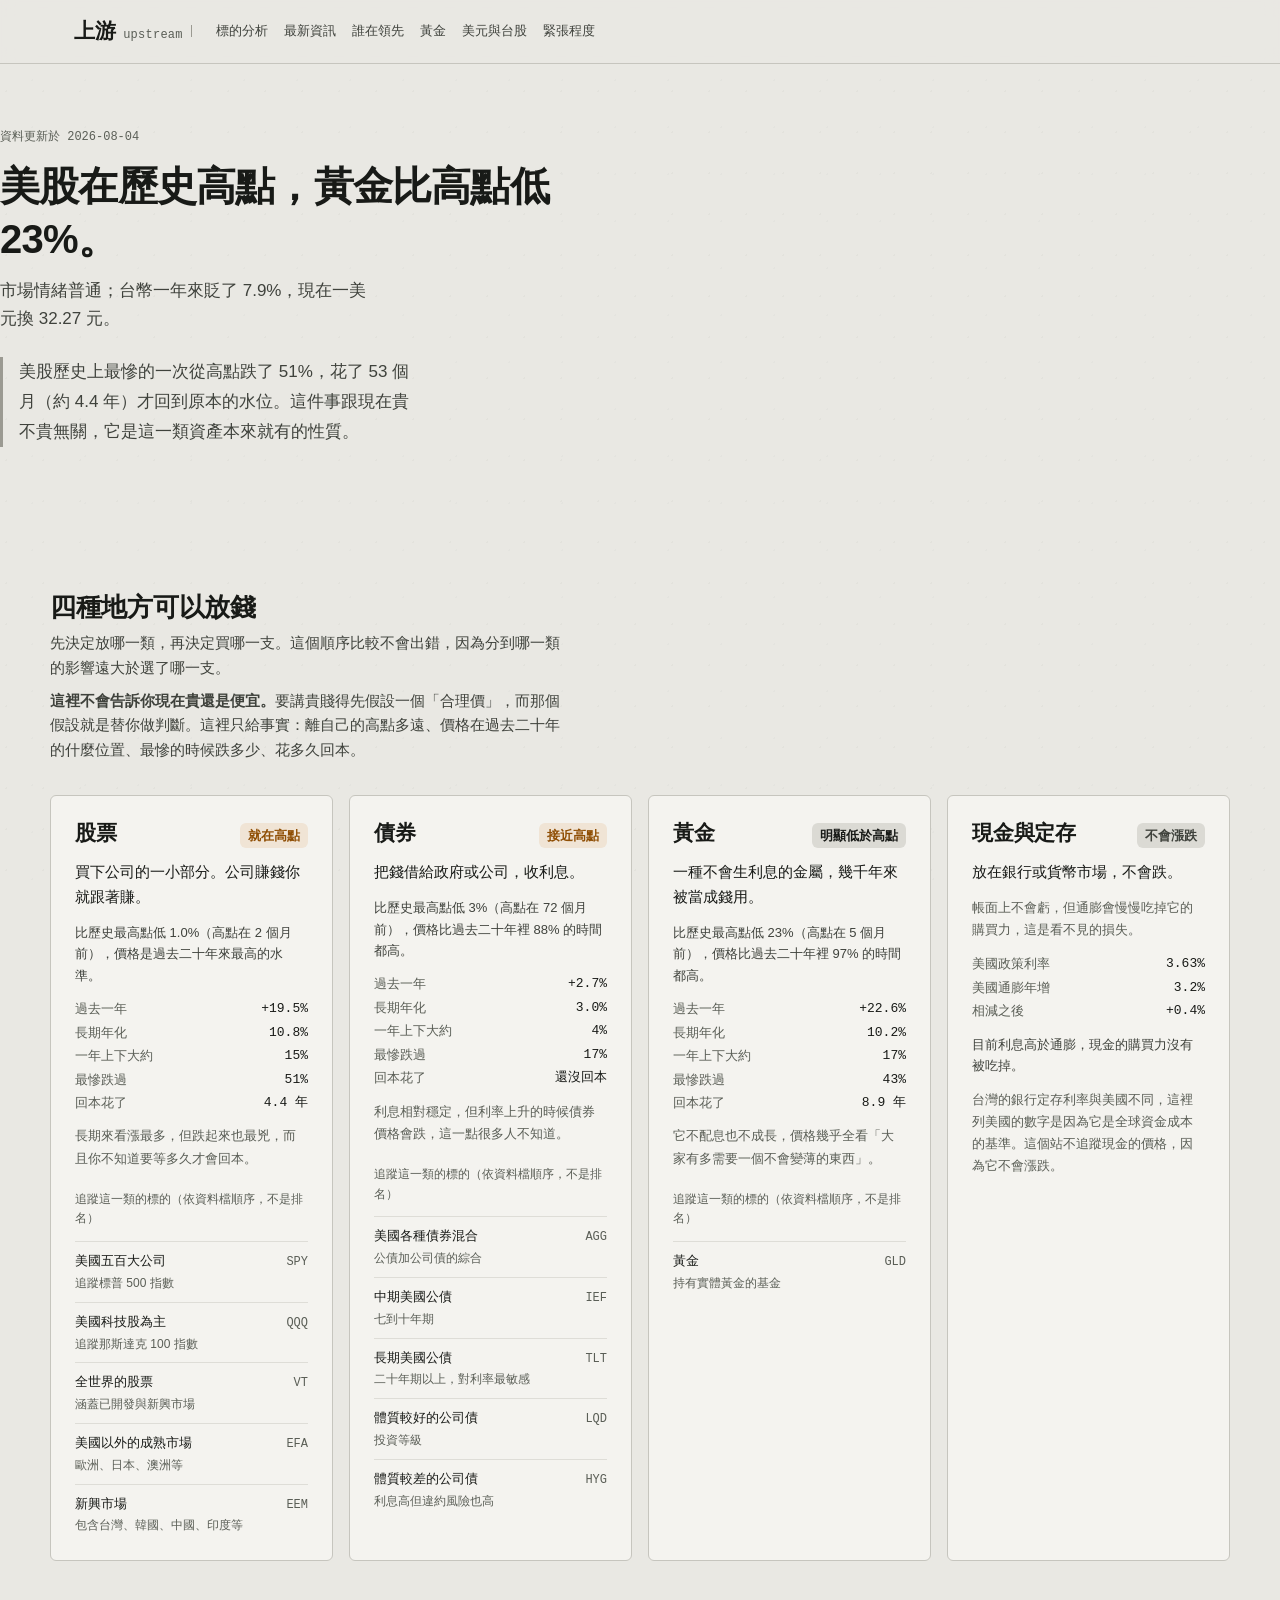
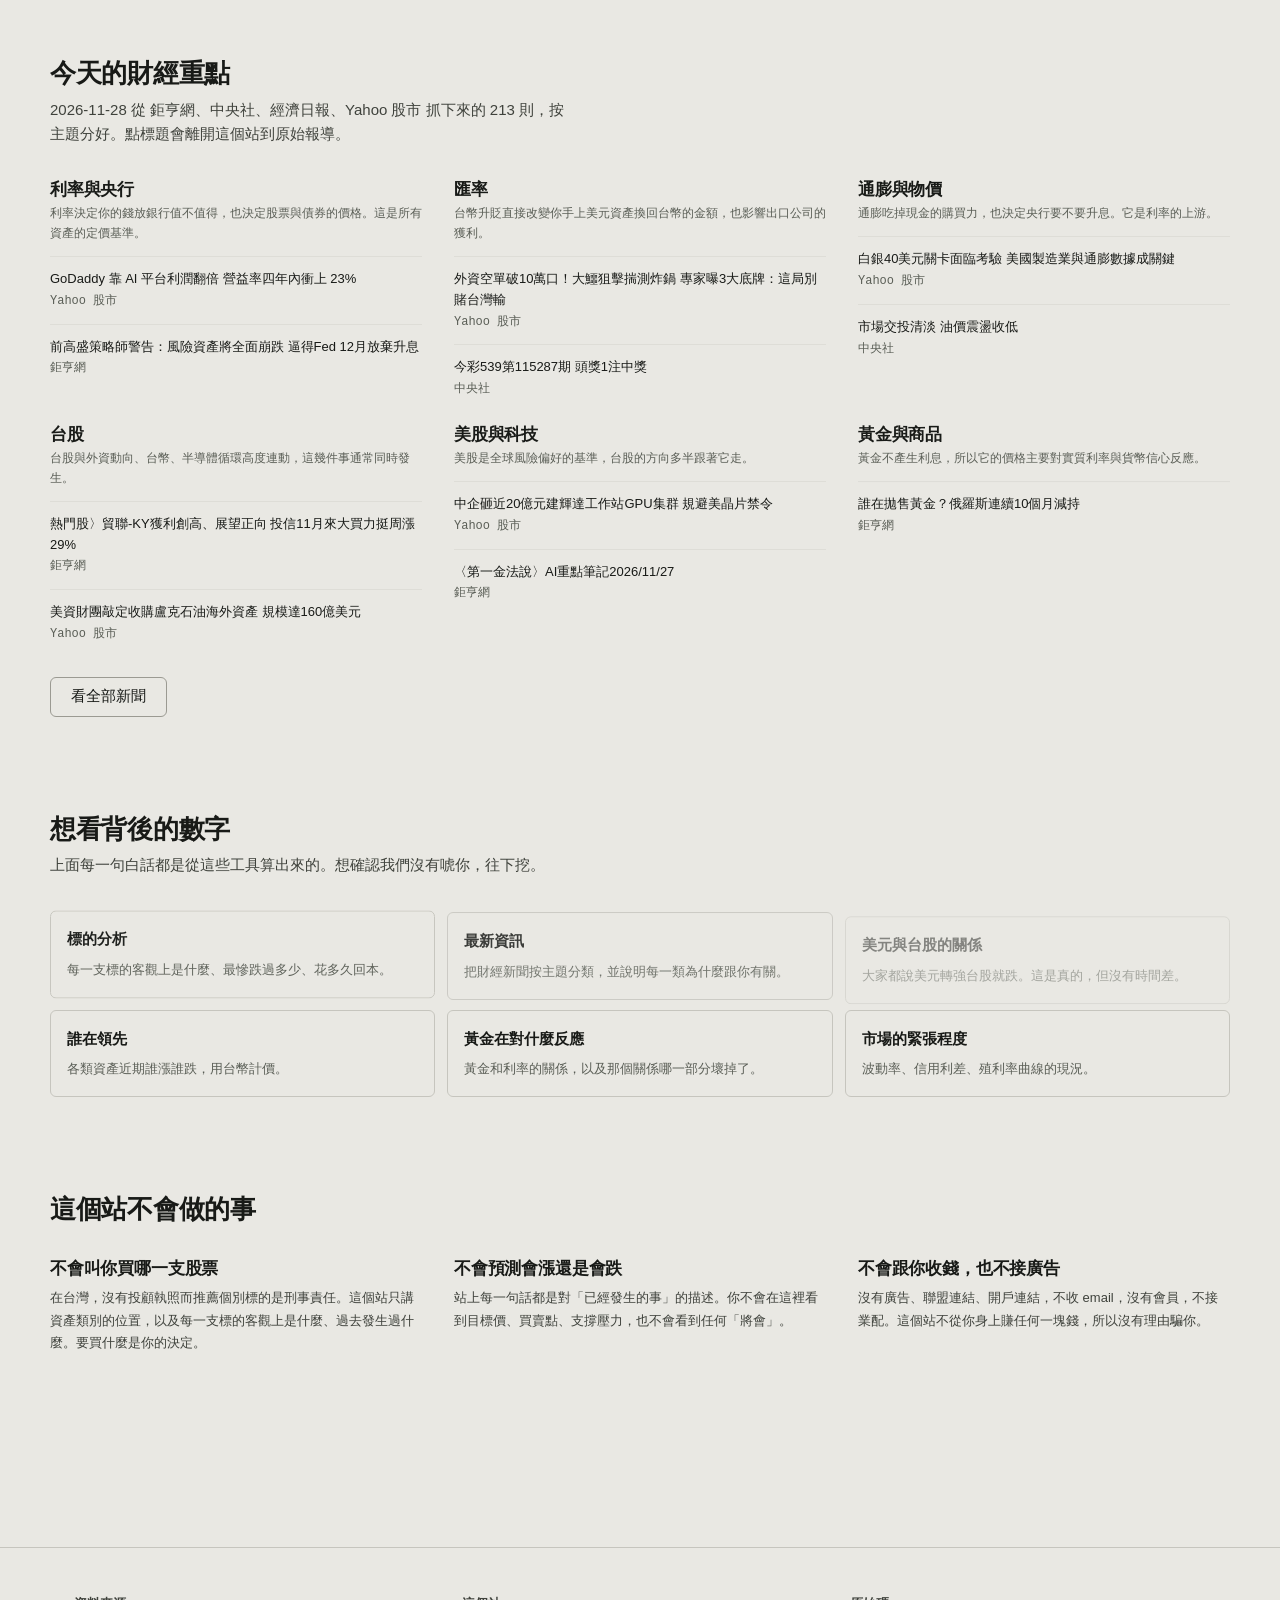
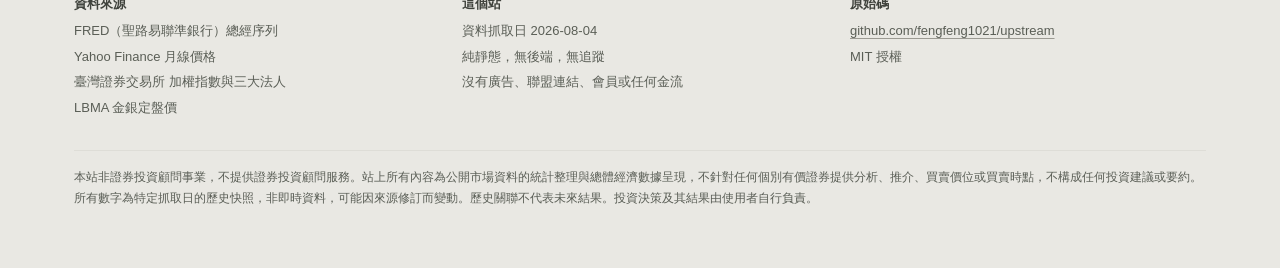
<file: index.html>
<!DOCTYPE html>
<html lang="zh-Hant-TW">
<head>
<meta charset="utf-8">
<meta name="viewport" content="width=device-width, initial-scale=1">
<title>上游 ／ 現在的市場，一頁看懂</title>
<meta name="description" content="用白話講清楚現在股票、債券、黃金、現金各在什麼位置，加上今天的財經重點。給新手看的，不需要任何背景知識。免費、無廣告、無追蹤。">
<link rel="icon" href="favicon.svg" type="image/svg+xml">
<link rel="stylesheet" href="assets/css/tokens.css">
<link rel="stylesheet" href="assets/css/base.css">
<link rel="stylesheet" href="assets/css/components.css">
<link rel="stylesheet" href="assets/css/app.css">
</head>
<body>
<a class="skip-link" href="#main">跳到主要內容</a>
<div id="masthead"></div>

<main id="main">
  <section class="wrap n-top">
    <p class="n-today" id="today"></p>
    <h1 class="n-headline" id="headline">讀取中</h1>
    <p class="n-subline" id="subline"></p>
    <p class="n-caution" id="caution"></p>
  </section>

  <section class="wrap u-sec">
    <div class="u-sec__head">
      <h2 class="u-sec__title">四種地方可以放錢</h2>
      <p class="u-sec__sub">先決定放哪一類，再決定買哪一支。這個順序比較不會出錯，因為分到哪一類的影響遠大於選了哪一支。</p>
      <p class="u-sec__sub"><strong>這裡不會告訴你現在貴還是便宜。</strong>要講貴賤得先假設一個「合理價」，而那個假設就是替你做判斷。這裡只給事實：離自己的高點多遠、價格在過去二十年的什麼位置、最慘的時候跌多少、花多久回本。</p>
    </div>
    <div class="n-cards" id="cards"></div>
  </section>

  <section class="wrap u-sec">
    <div class="u-sec__head">
      <h2 class="u-sec__title">今天的財經重點</h2>
      <p class="u-sec__sub" id="newsSub"></p>
    </div>
    <div class="n-news" id="news"></div>
    <a class="u-btn u-btn--ghost n-more" href="apps/news/">看全部新聞</a>
  </section>

  <section class="wrap u-sec">
    <div class="u-sec__head">
      <h2 class="u-sec__title">想看背後的數字</h2>
      <p class="u-sec__sub">上面每一句白話都是從這些工具算出來的。想確認我們沒有唬你，往下挖。</p>
    </div>
    <div class="n-tools" id="tools"></div>
  </section>

  <section class="wrap u-sec">
    <div class="u-sec__head">
      <h2 class="u-sec__title">這個站不會做的事</h2>
    </div>
    <div class="n-rules">
      <div class="n-rule">
        <h3>不會叫你買哪一支股票</h3>
        <p>在台灣，沒有投顧執照而推薦個別標的是刑事責任。這個站只講資產類別的位置，以及每一支標的客觀上是什麼、過去發生過什麼。要買什麼是你的決定。</p>
      </div>
      <div class="n-rule">
        <h3>不會預測會漲還是會跌</h3>
        <p>站上每一句話都是對「已經發生的事」的描述。你不會在這裡看到目標價、買賣點、支撐壓力，也不會看到任何「將會」。</p>
      </div>
      <div class="n-rule">
        <h3>不會跟你收錢，也不接廣告</h3>
        <p>沒有廣告、聯盟連結、開戶連結，不收 email，沒有會員，不接業配。這個站不從你身上賺任何一塊錢，所以沒有理由騙你。</p>
      </div>
    </div>
  </section>
</main>

<div id="foot"></div>

<script src="assets/js/vendor/gsap.min.js"></script>
<script src="assets/js/vendor/ScrollTrigger.min.js"></script>
<script type="module" src="assets/js/home.js"></script>
</body>
</html>
</file>
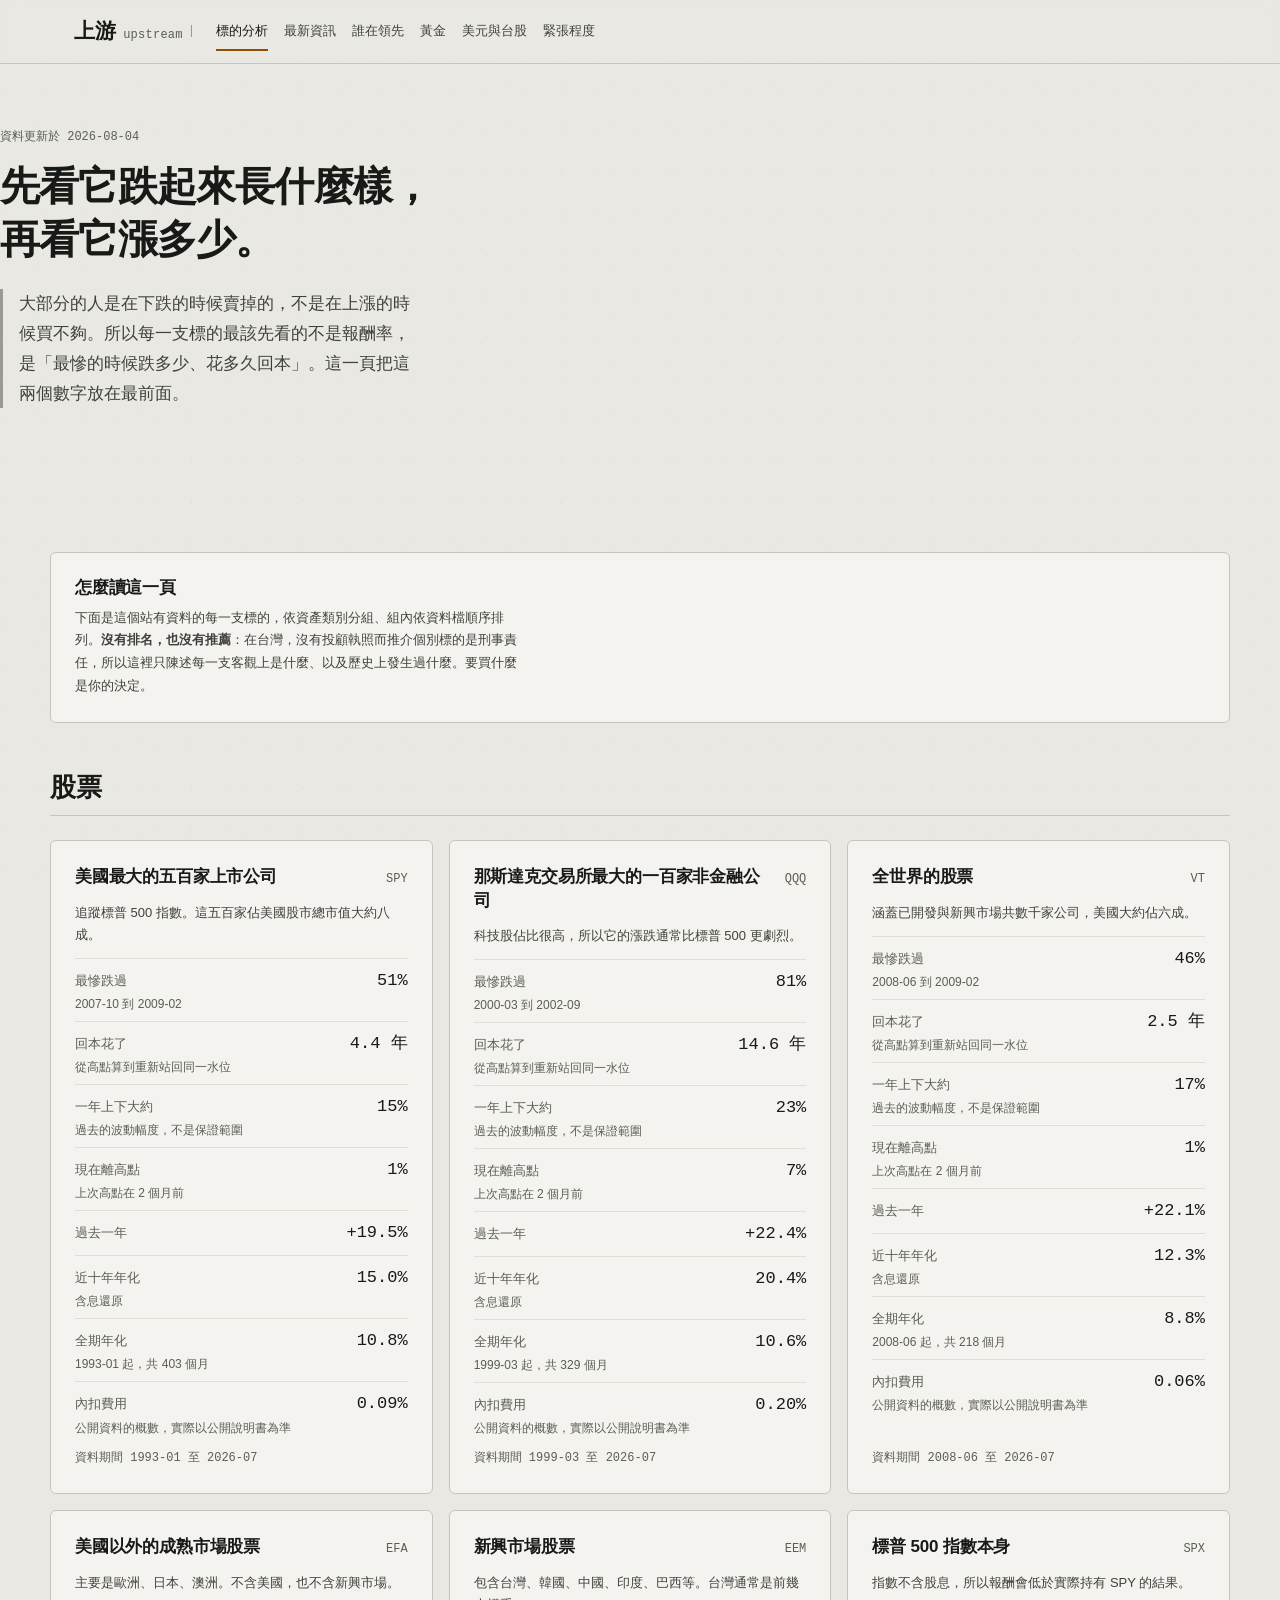
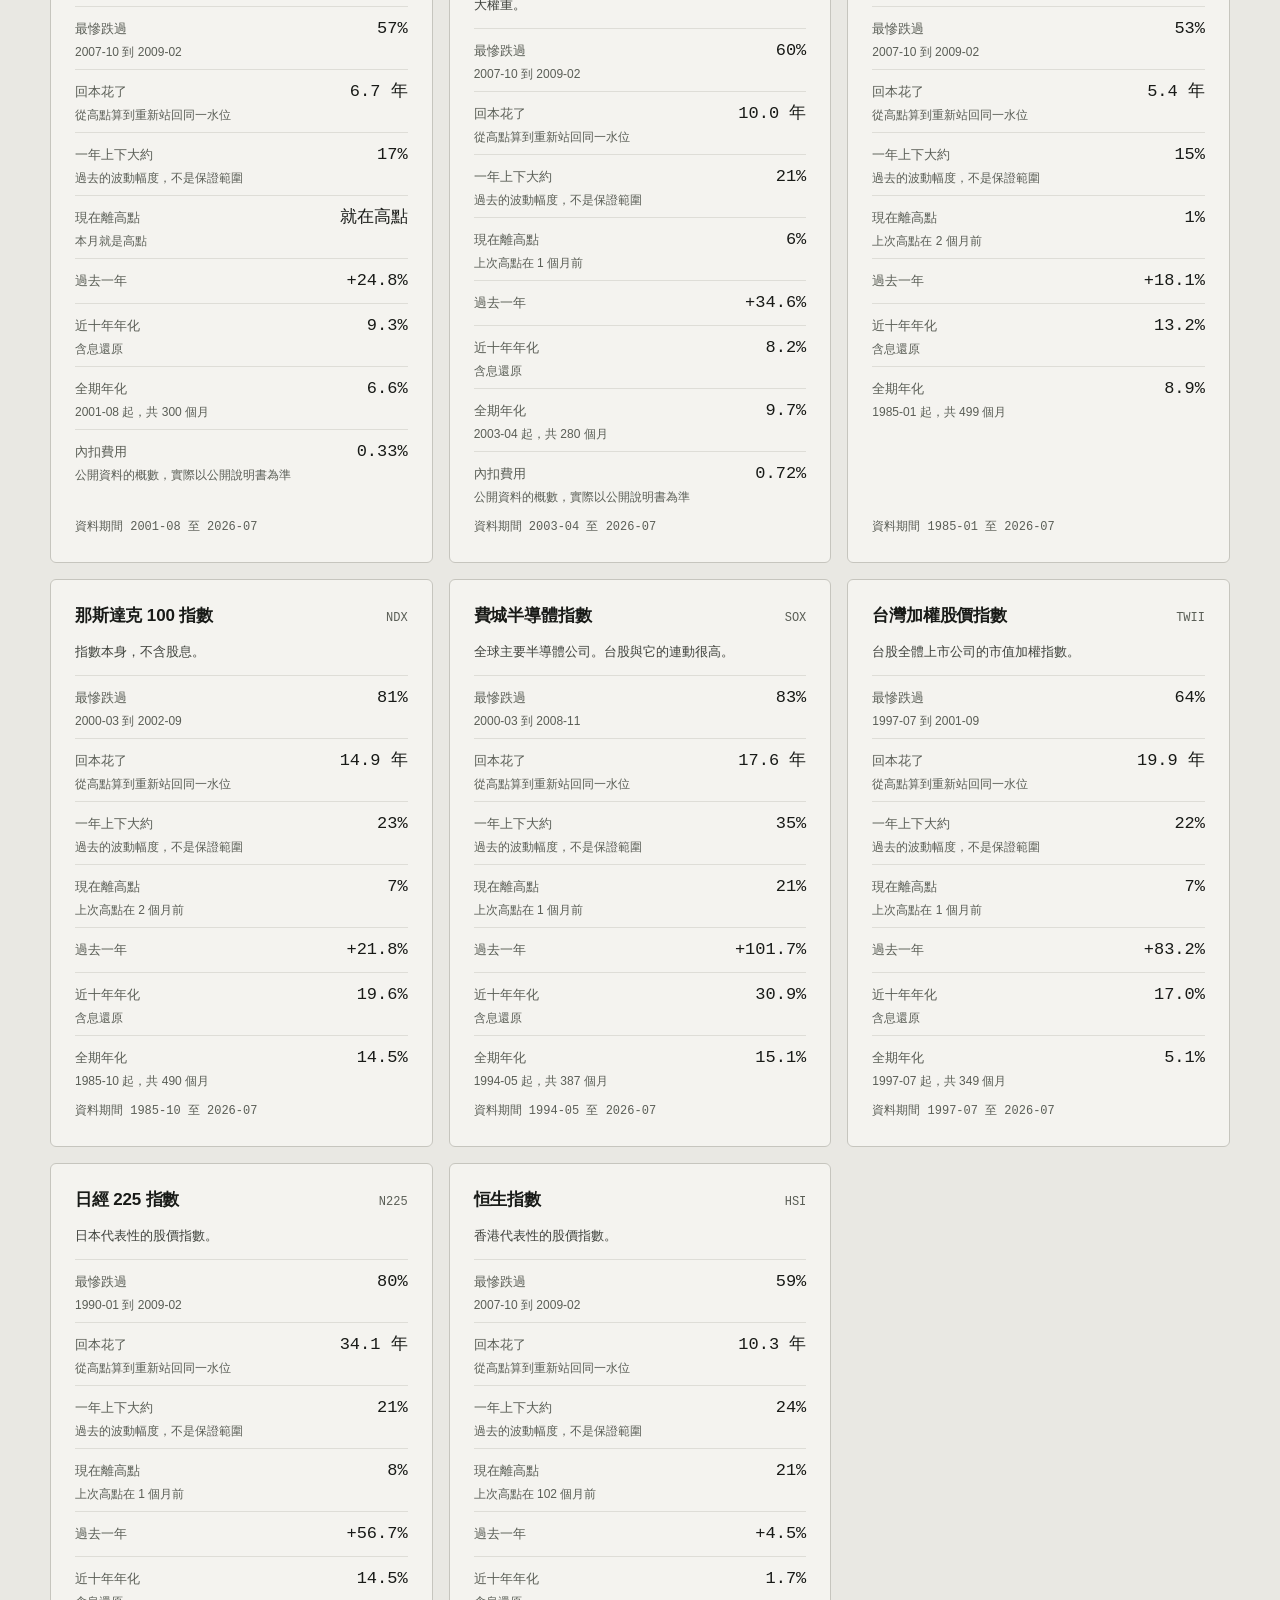
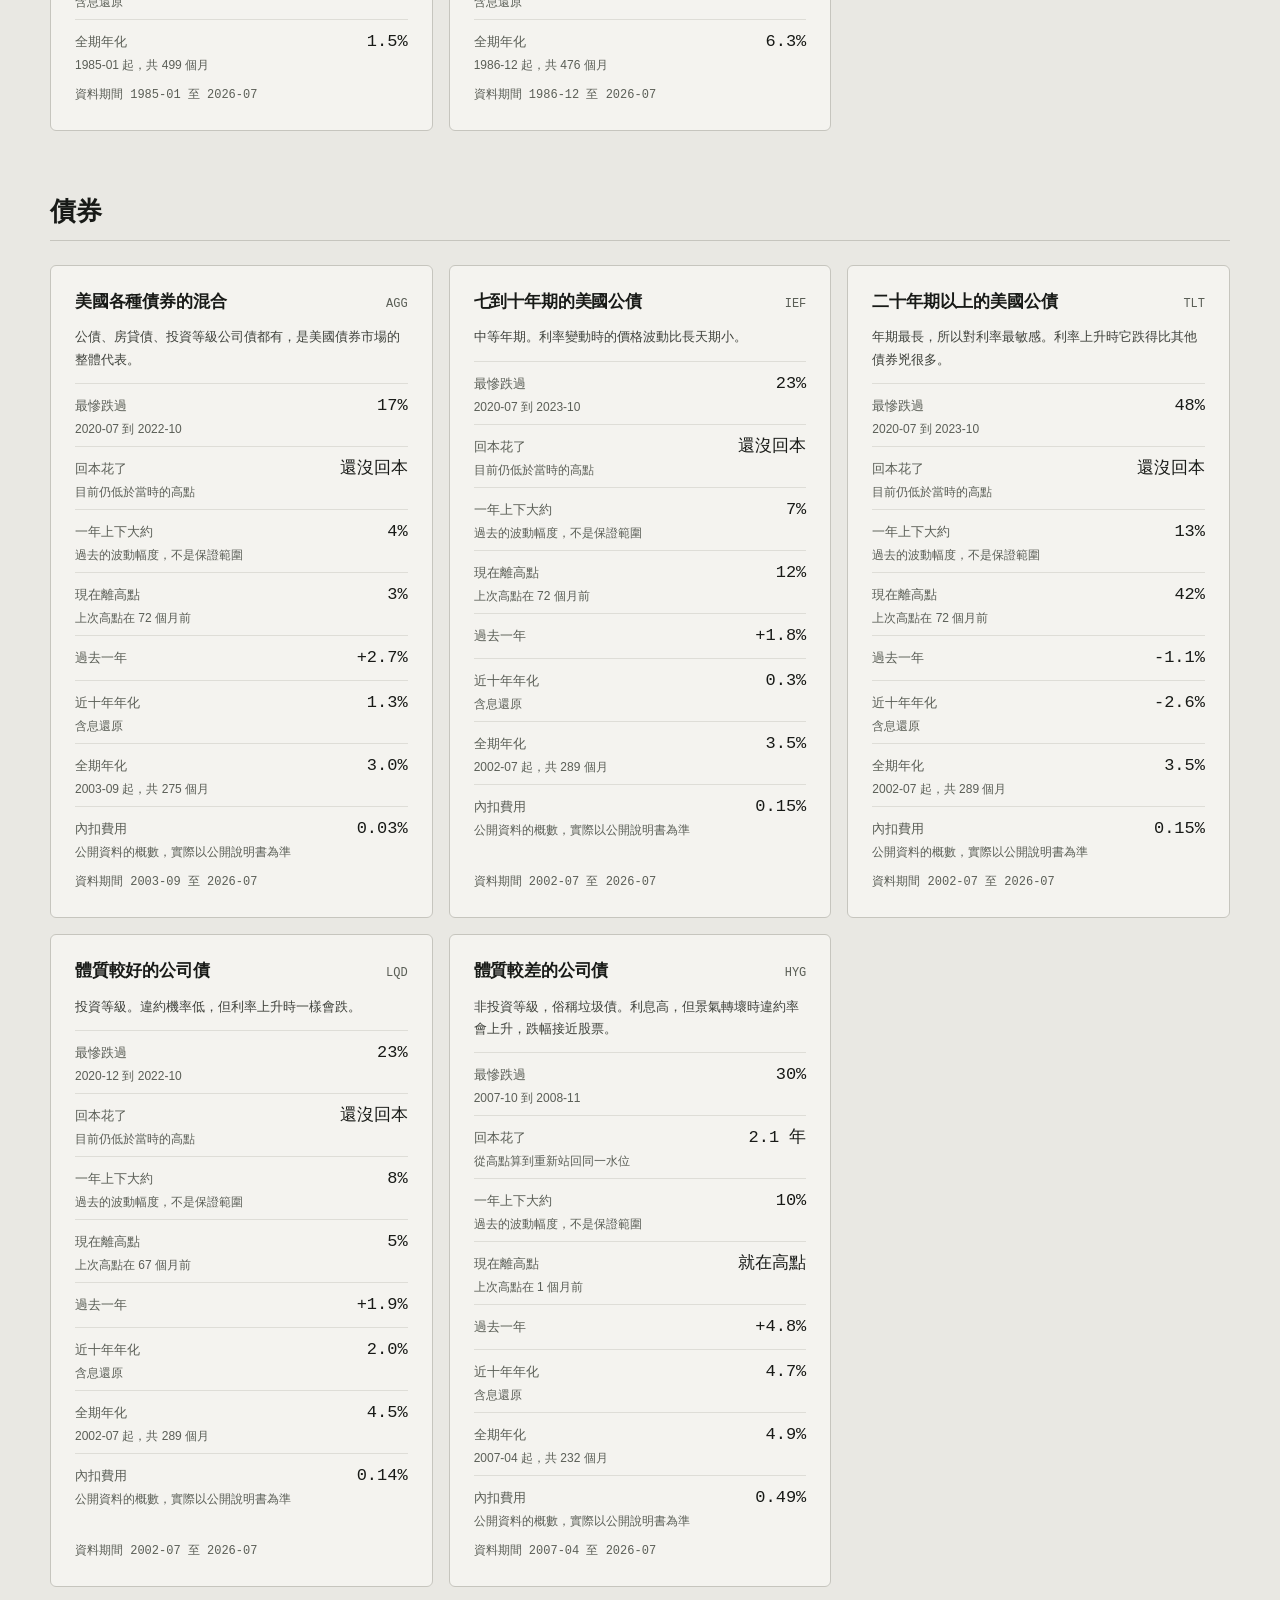
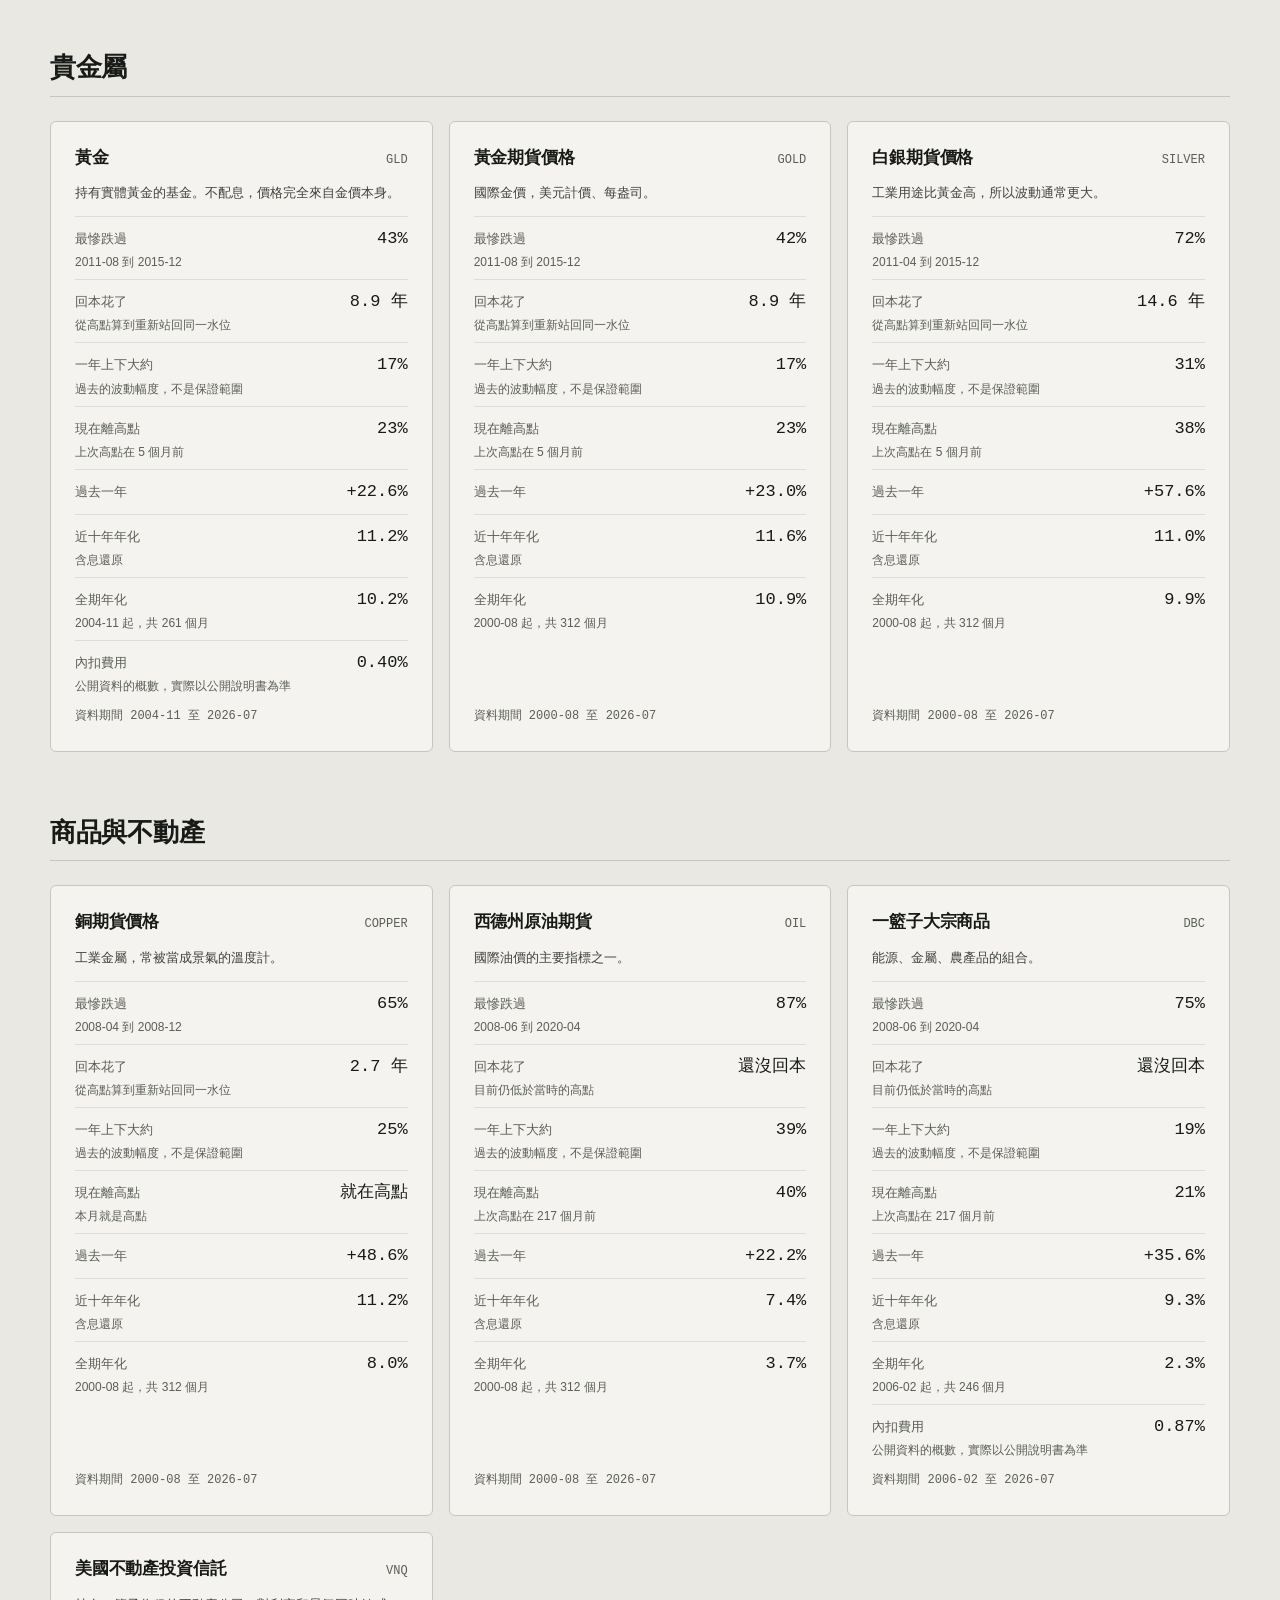
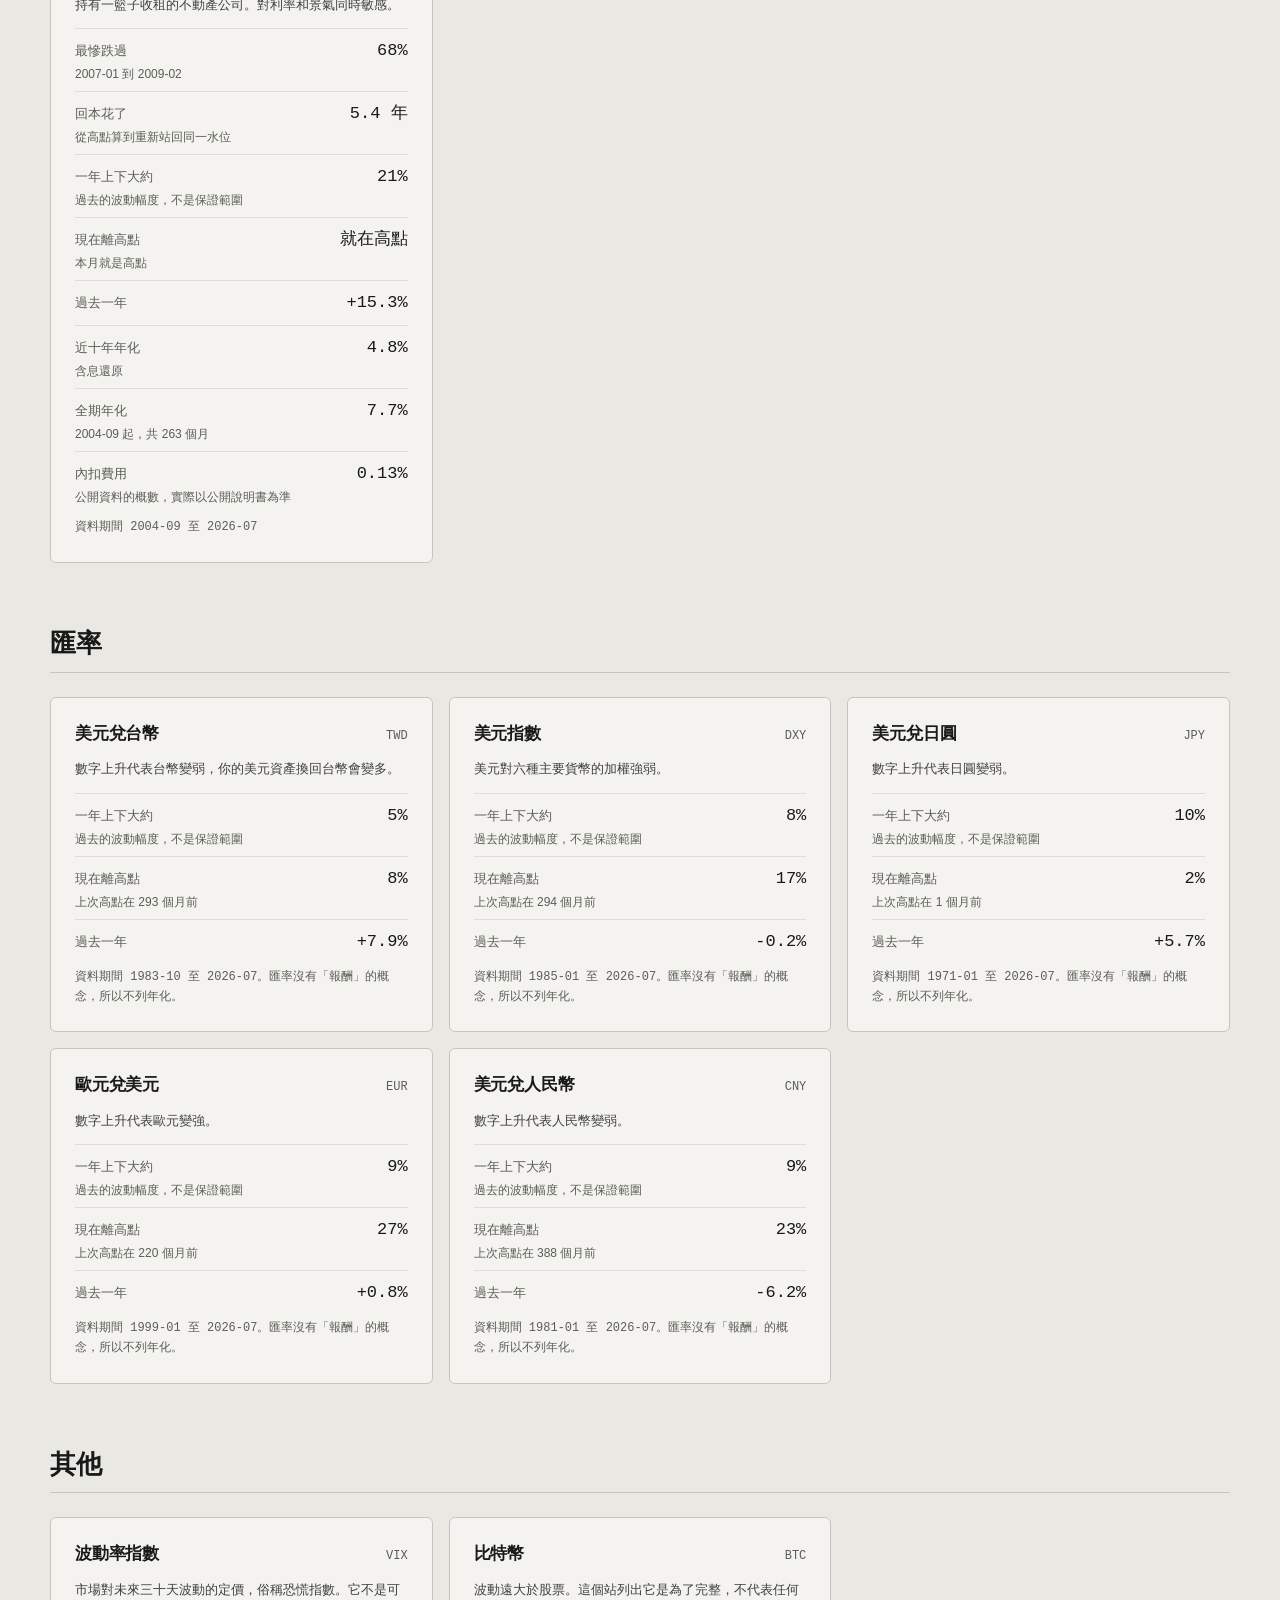
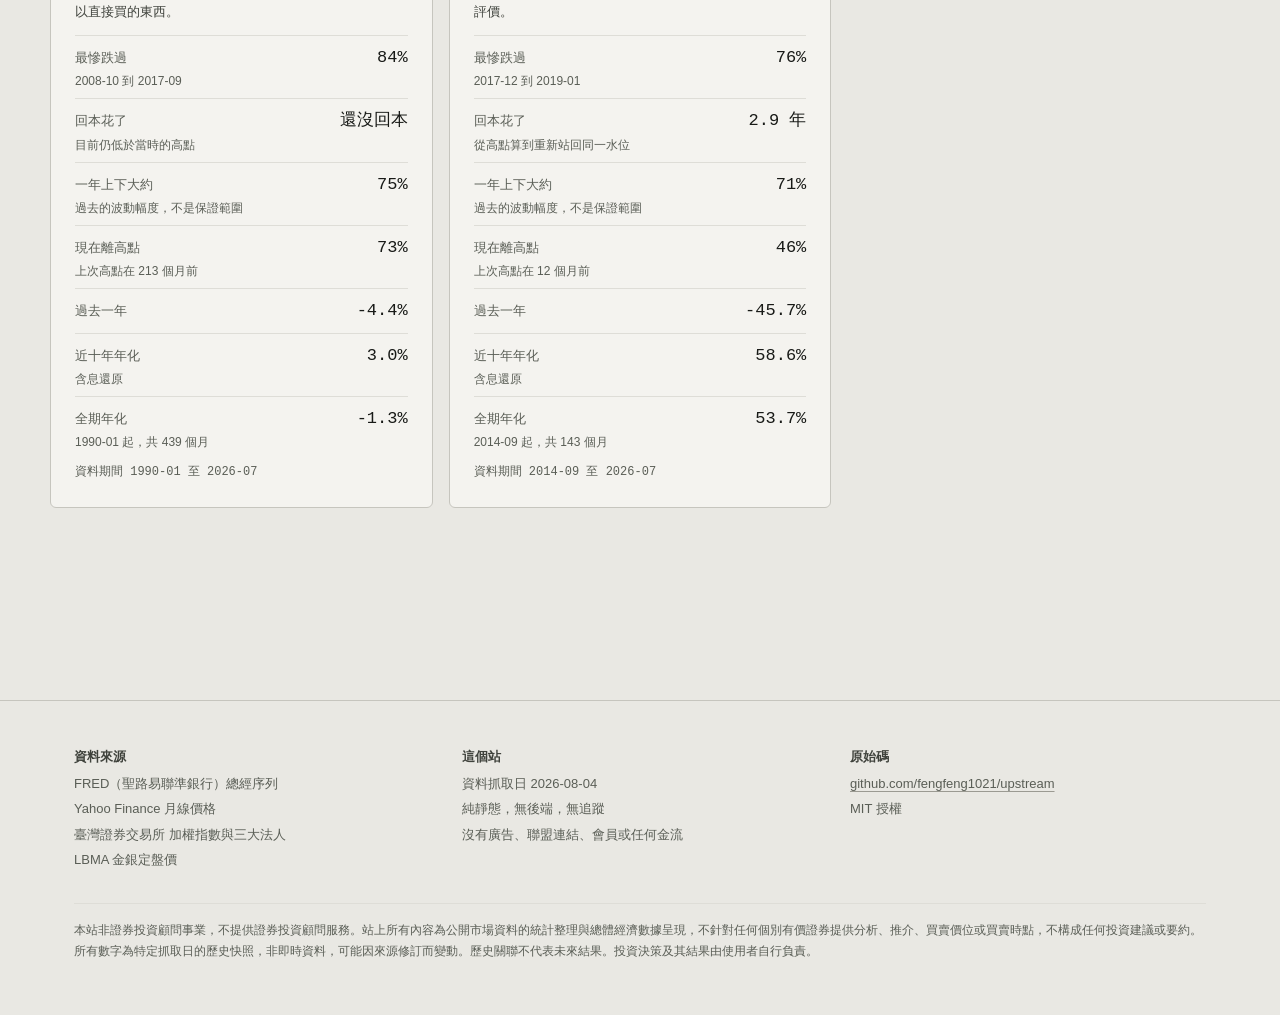
<file: apps/assets/index.html>
<!DOCTYPE html>
<html lang="zh-Hant-TW">
<head>
<meta charset="utf-8">
<meta name="viewport" content="width=device-width, initial-scale=1">
<title>標的分析 ／ 每一支客觀上是什麼 · 上游</title>
<meta name="description" content="每一支標的是什麼、最慘跌過多少、花多久回本、一年通常上下幾成。用白話講，不需要背景知識。">
<link rel="icon" href="../../favicon.svg" type="image/svg+xml">
<link rel="stylesheet" href="../../assets/css/tokens.css">
<link rel="stylesheet" href="../../assets/css/base.css">
<link rel="stylesheet" href="../../assets/css/components.css">
<link rel="stylesheet" href="../../assets/css/app.css">
</head>
<body>
<a class="skip-link" href="#main">跳到主要內容</a>
<div id="masthead"></div>

<main id="main">
  <section class="wrap n-top">
    <p class="n-today" id="stamp"></p>
    <h1 class="n-headline">先看它跌起來長什麼樣，<br>再看它漲多少。</h1>
    <p class="n-caution">大部分的人是在下跌的時候賣掉的，不是在上漲的時候買不夠。所以每一支標的最該先看的不是報酬率，是「最慘的時候跌多少、花多久回本」。這一頁把這兩個數字放在最前面。</p>
  </section>

  <section class="wrap u-sec">
    <div class="n-note-box">
      <h2>怎麼讀這一頁</h2>
      <p>下面是這個站有資料的每一支標的，依資產類別分組、組內依資料檔順序排列。<strong>沒有排名，也沒有推薦</strong>：在台灣，沒有投顧執照而推介個別標的是刑事責任，所以這裡只陳述每一支客觀上是什麼、以及歷史上發生過什麼。要買什麼是你的決定。</p>
    </div>
    <div id="groups" class="a-groups"></div>
  </section>
</main>

<div id="foot"></div>

<script src="../../assets/js/vendor/gsap.min.js"></script>
<script src="../../assets/js/vendor/ScrollTrigger.min.js"></script>
<script type="module" src="../../assets/js/apps/assets.js"></script>
</body>
</html>
</file>
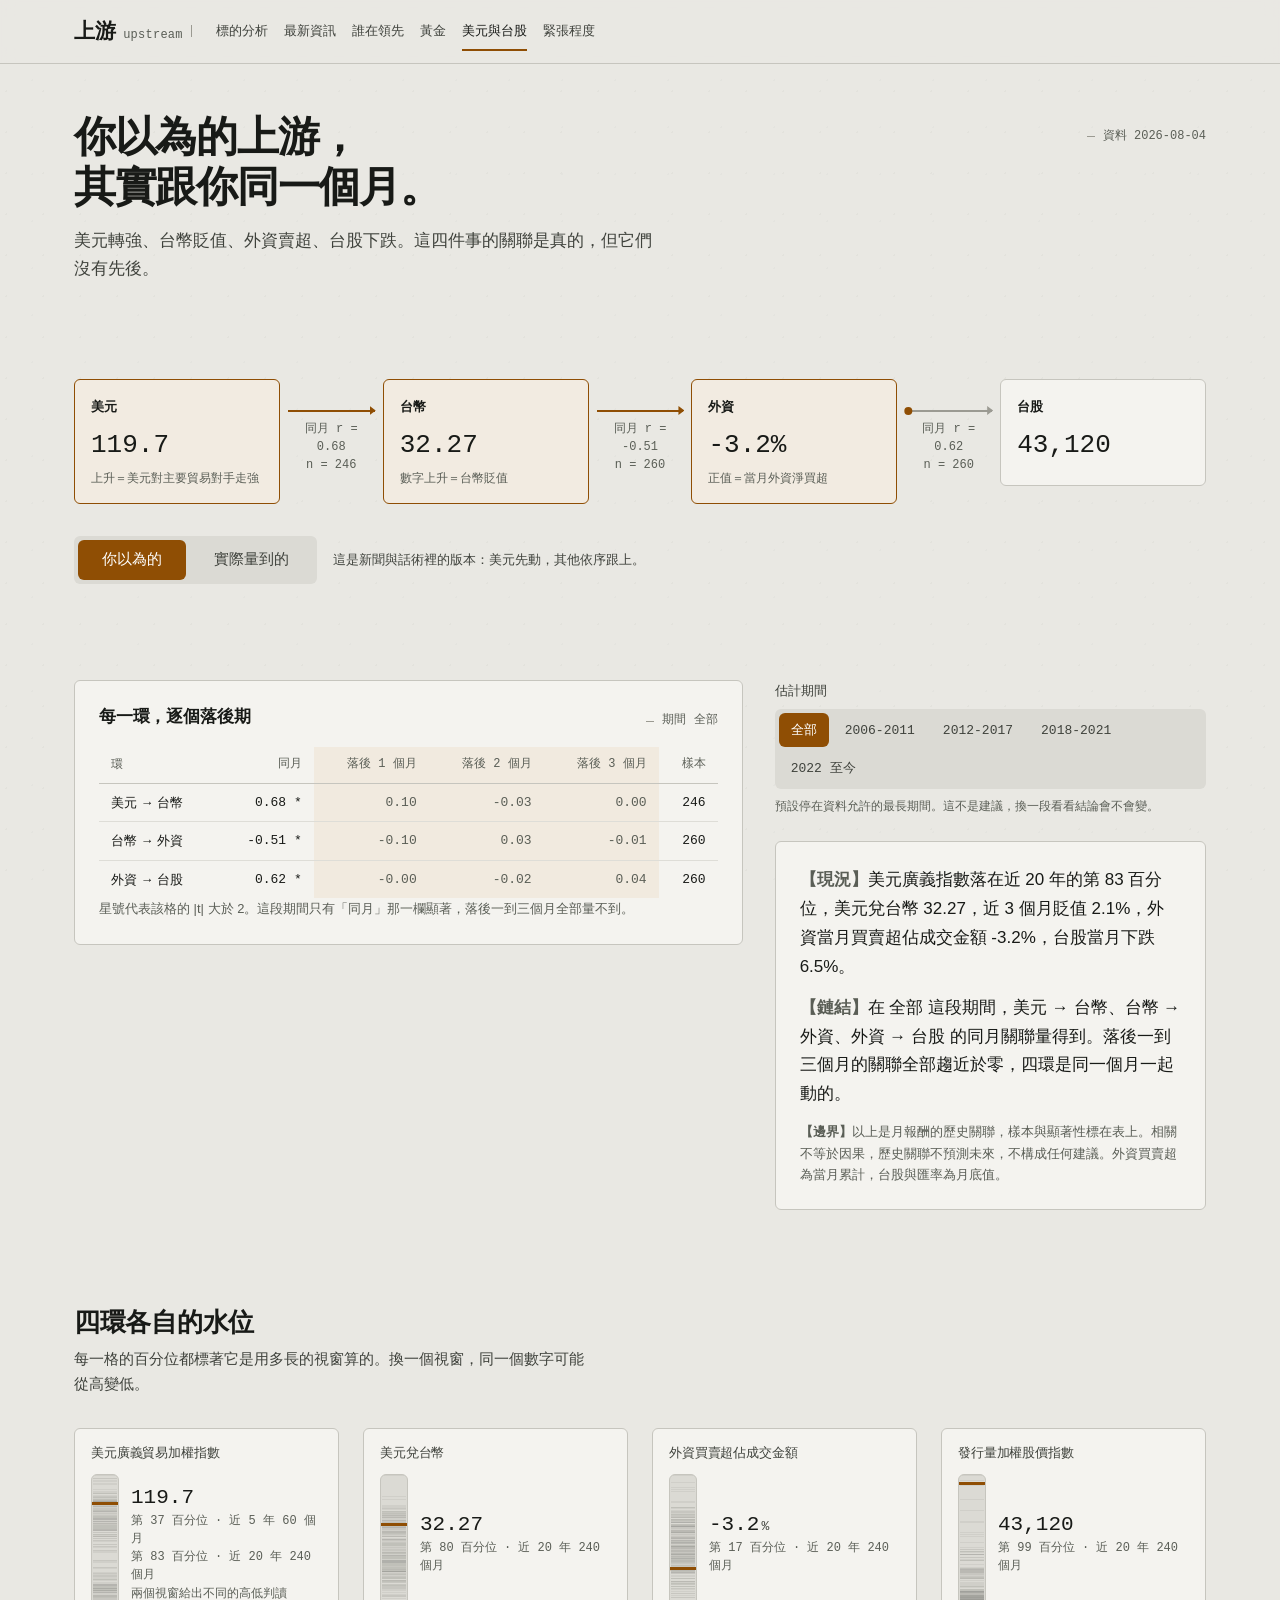
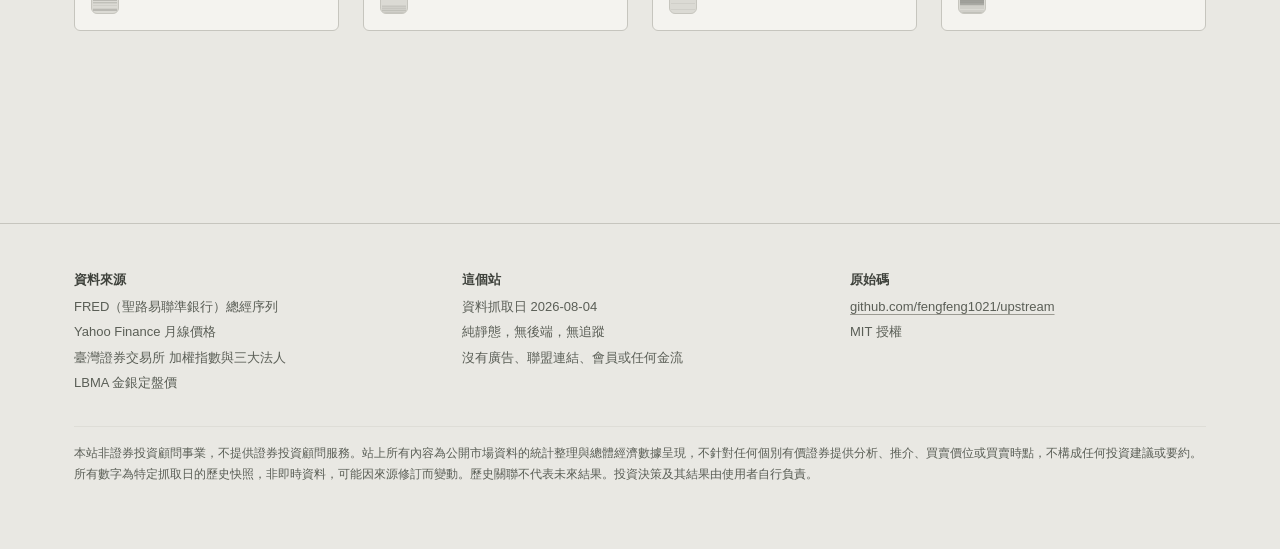
<file: apps/chain/index.html>
<!DOCTYPE html>
<html lang="zh-Hant-TW">
<head>
<meta charset="utf-8">
<meta name="viewport" content="width=device-width, initial-scale=1">
<title>上游 ／ 這條鏈有沒有時間差 · upstream</title>
<meta name="description" content="美元、台幣、外資、台股這四環的關聯，用 1990 年以來的月報酬逐環量出來。同期關聯很強，落後一期趨近於零。">
<link rel="icon" href="../../favicon.svg" type="image/svg+xml">
<link rel="stylesheet" href="../../assets/css/tokens.css">
<link rel="stylesheet" href="../../assets/css/base.css">
<link rel="stylesheet" href="../../assets/css/components.css">
<link rel="stylesheet" href="../../assets/css/app.css">
</head>
<body>
<a class="skip-link" href="#main">跳到主要內容</a>
<div id="masthead"></div>

<main id="main">
  <section class="u-sec a-hero">
    <div class="wrap">
      <div class="a-hero__grid">
        <div>
          <h1 class="a-hero__title">你以為的上游，<br>其實跟你同一個月。</h1>
          <p class="a-hero__sub read">美元轉強、台幣貶值、外資賣超、台股下跌。這四件事的關聯是真的，但它們沒有先後。</p>
        </div>
        <div class="a-hero__stamp" id="stamp"></div>
      </div>
    </div>
  </section>

  <section class="u-sec">
    <div class="wrap">
      <div id="chain" class="u-enter"></div>

      <div class="a-switchbar u-enter">
        <div class="u-switch" role="group" aria-label="播放模式">
          <button class="u-switch__opt" type="button" data-mode="believe" aria-pressed="true">你以為的</button>
          <button class="u-switch__opt" type="button" data-mode="measured" aria-pressed="false">實際量到的</button>
        </div>
        <p class="a-switchbar__note" id="modeNote"></p>
      </div>
    </div>
  </section>

  <section class="u-sec">
    <div class="wrap a-two">
      <div class="u-panel u-enter">
        <div class="u-panel__head">
          <h2 class="u-panel__title">每一環，逐個落後期</h2>
          <span id="matrixStamp"></span>
        </div>
        <div class="u-matrix__wrap"><table class="u-matrix" id="matrix"></table></div>
        <p class="u-note" id="matrixNote"></p>
      </div>
      <div class="a-side">
        <div id="dial" class="u-enter"></div>
        <div id="verdict" class="u-enter"></div>
      </div>
    </div>
  </section>

  <section class="u-sec">
    <div class="wrap">
      <div class="u-sec__head">
        <h2 class="u-sec__title">四環各自的水位</h2>
        <p class="u-sec__sub">每一格的百分位都標著它是用多長的視窗算的。換一個視窗，同一個數字可能從高變低。</p>
      </div>
      <div id="levels" class="a-levels u-enter"></div>
    </div>
  </section>
</main>

<div id="foot"></div>

<script src="../../assets/js/vendor/gsap.min.js"></script>
<script src="../../assets/js/vendor/ScrollTrigger.min.js"></script>
<script type="module" src="../../assets/js/apps/chain.js"></script>
</body>
</html>
</file>
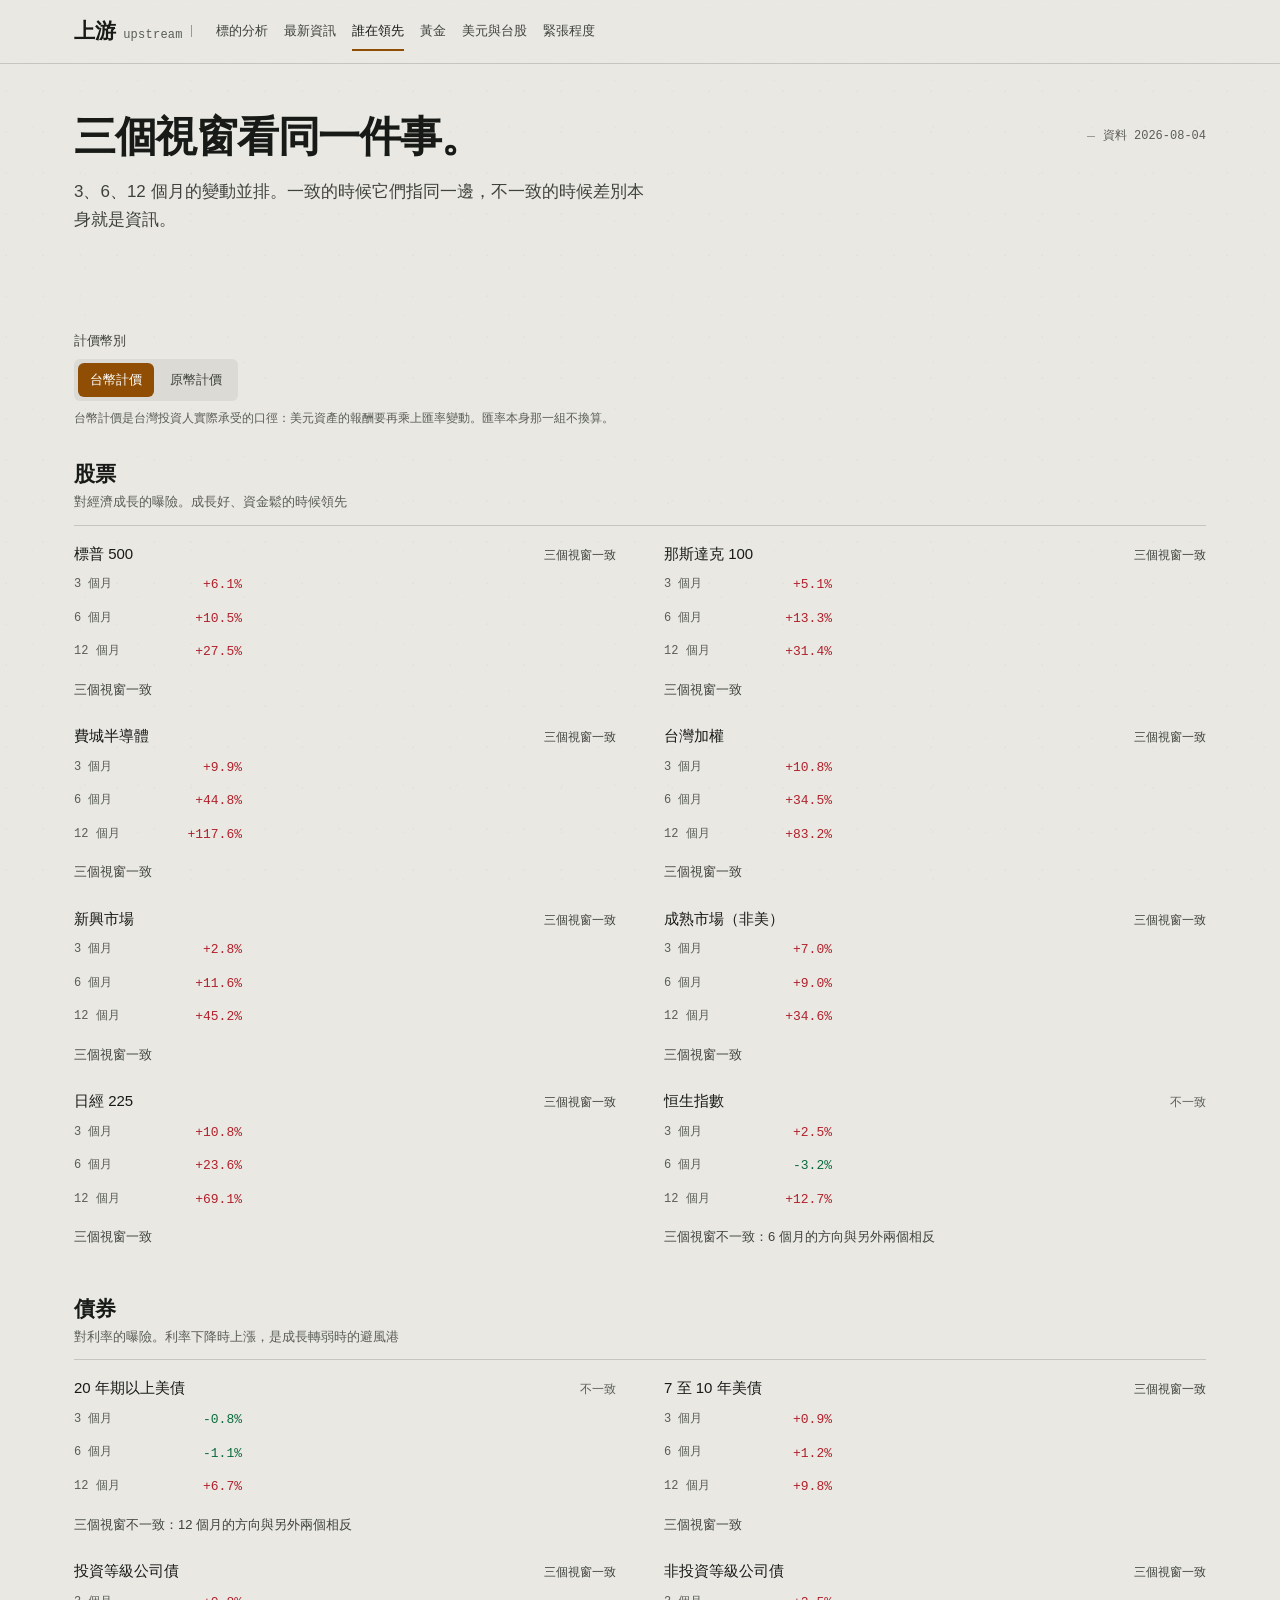
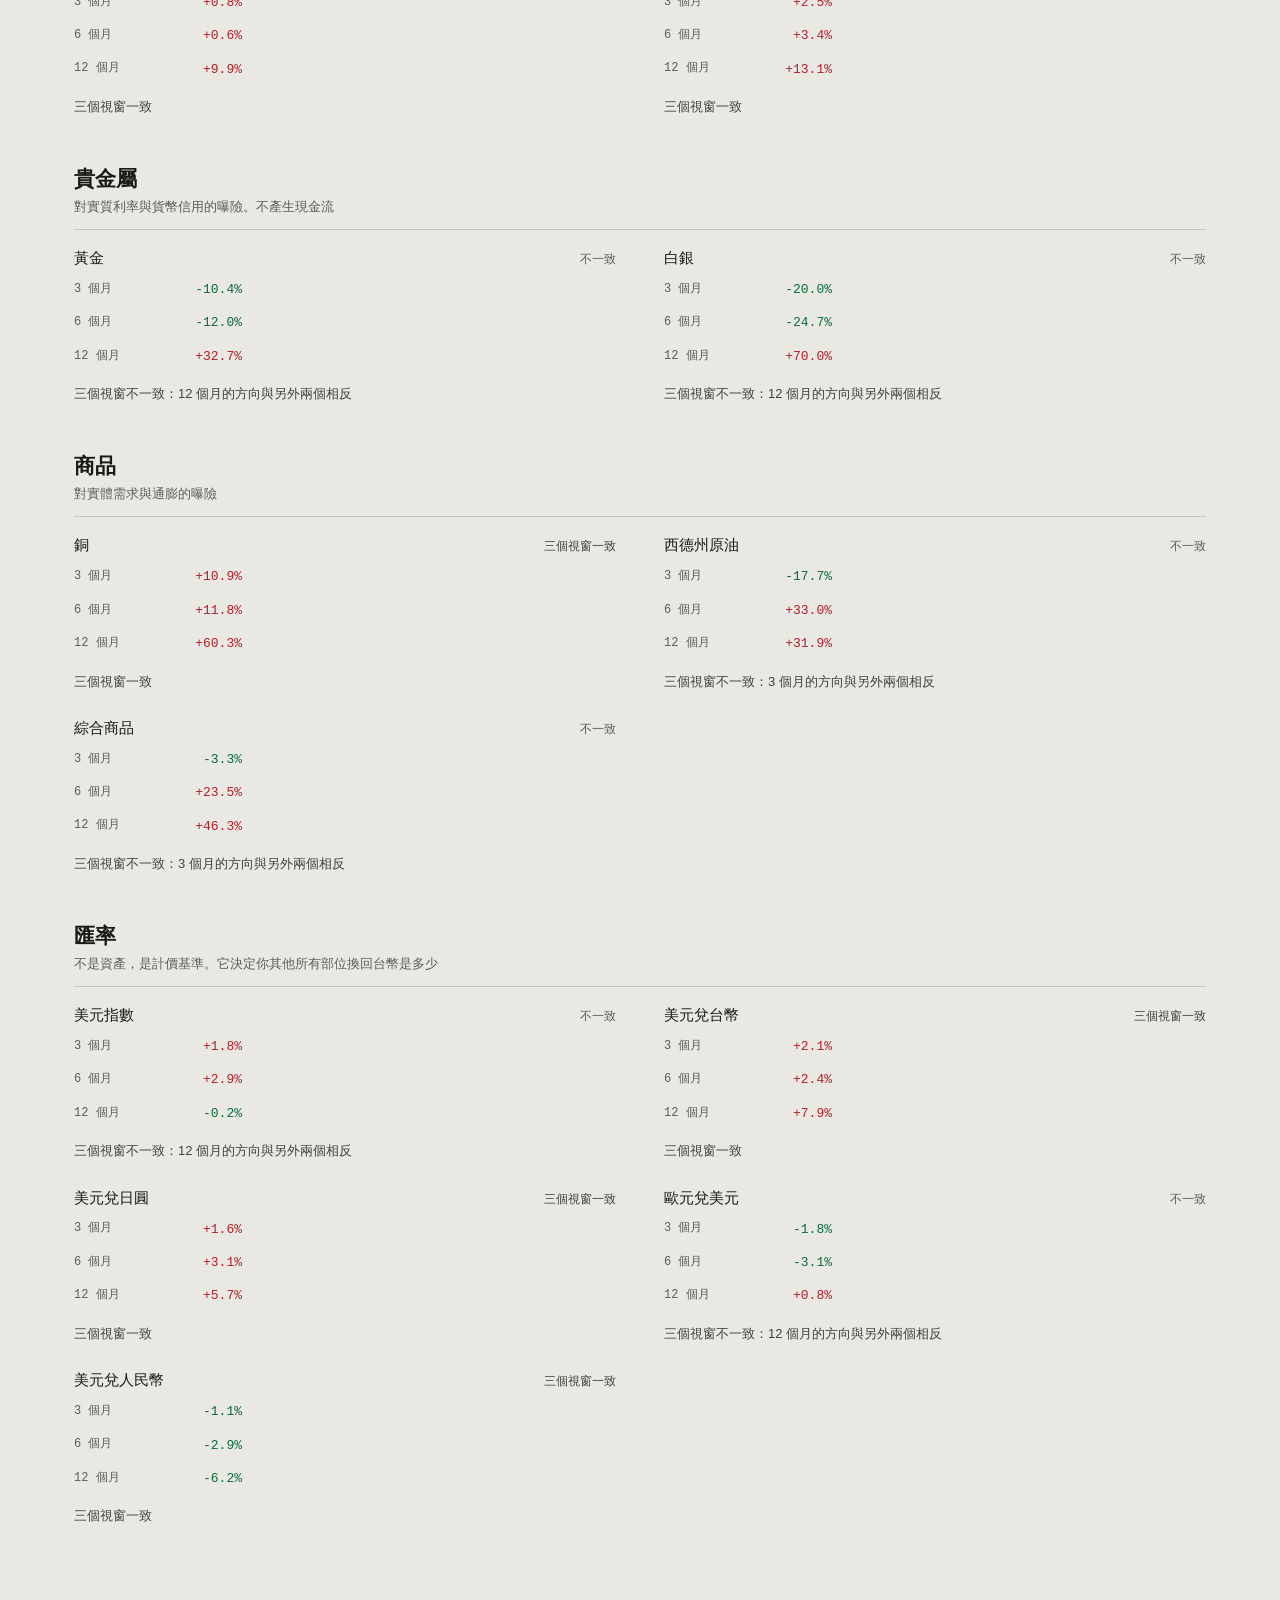
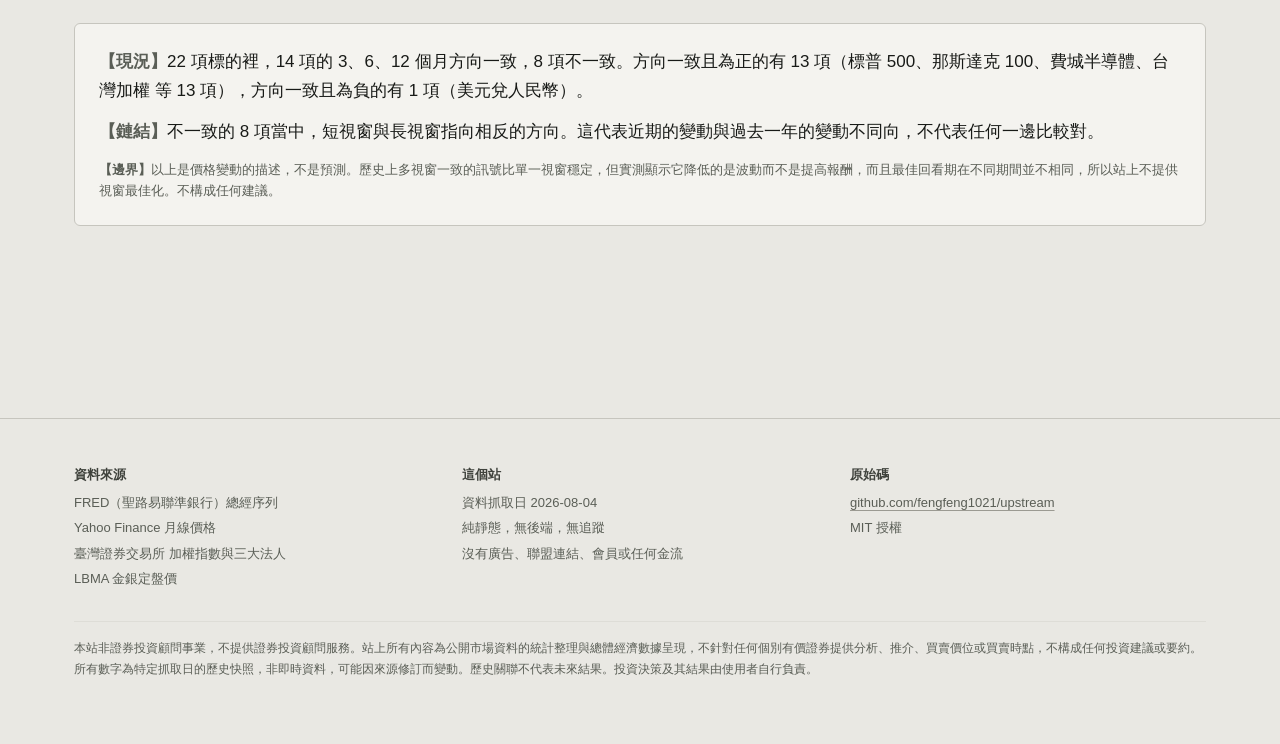
<file: apps/lead/index.html>
<!DOCTYPE html>
<html lang="zh-Hant-TW">
<head>
<meta charset="utf-8">
<meta name="viewport" content="width=device-width, initial-scale=1">
<title>誰在領先 ／ 該押股、該換匯，還是該做貴金屬 · upstream</title>
<meta name="description" content="股、債、貴金屬、商品、匯的 3、6、12 個月變動並排，用台幣計價。多視窗一致與不一致都畫出來。">
<link rel="icon" href="../../favicon.svg" type="image/svg+xml">
<link rel="stylesheet" href="../../assets/css/tokens.css">
<link rel="stylesheet" href="../../assets/css/base.css">
<link rel="stylesheet" href="../../assets/css/components.css">
<link rel="stylesheet" href="../../assets/css/app.css">
</head>
<body>
<a class="skip-link" href="#main">跳到主要內容</a>
<div id="masthead"></div>

<main id="main">
  <section class="u-sec a-hero">
    <div class="wrap">
      <div class="a-hero__grid">
        <div>
          <h1 class="a-hero__title">三個視窗看同一件事。</h1>
          <p class="a-hero__sub read">3、6、12 個月的變動並排。一致的時候它們指同一邊，不一致的時候差別本身就是資訊。</p>
        </div>
        <div class="a-hero__stamp" id="stamp"></div>
      </div>
    </div>
  </section>

  <section class="u-sec">
    <div class="wrap">
      <div class="a-controls">
        <div id="dialCcy"></div>
      </div>
      <div id="board" class="a-board u-enter"></div>
    </div>
  </section>

  <section class="u-sec">
    <div class="wrap">
      <div id="verdict" class="u-enter"></div>
    </div>
  </section>
</main>

<div id="foot"></div>

<script src="../../assets/js/vendor/gsap.min.js"></script>
<script src="../../assets/js/vendor/ScrollTrigger.min.js"></script>
<script type="module" src="../../assets/js/apps/lead.js"></script>
</body>
</html>
</file>
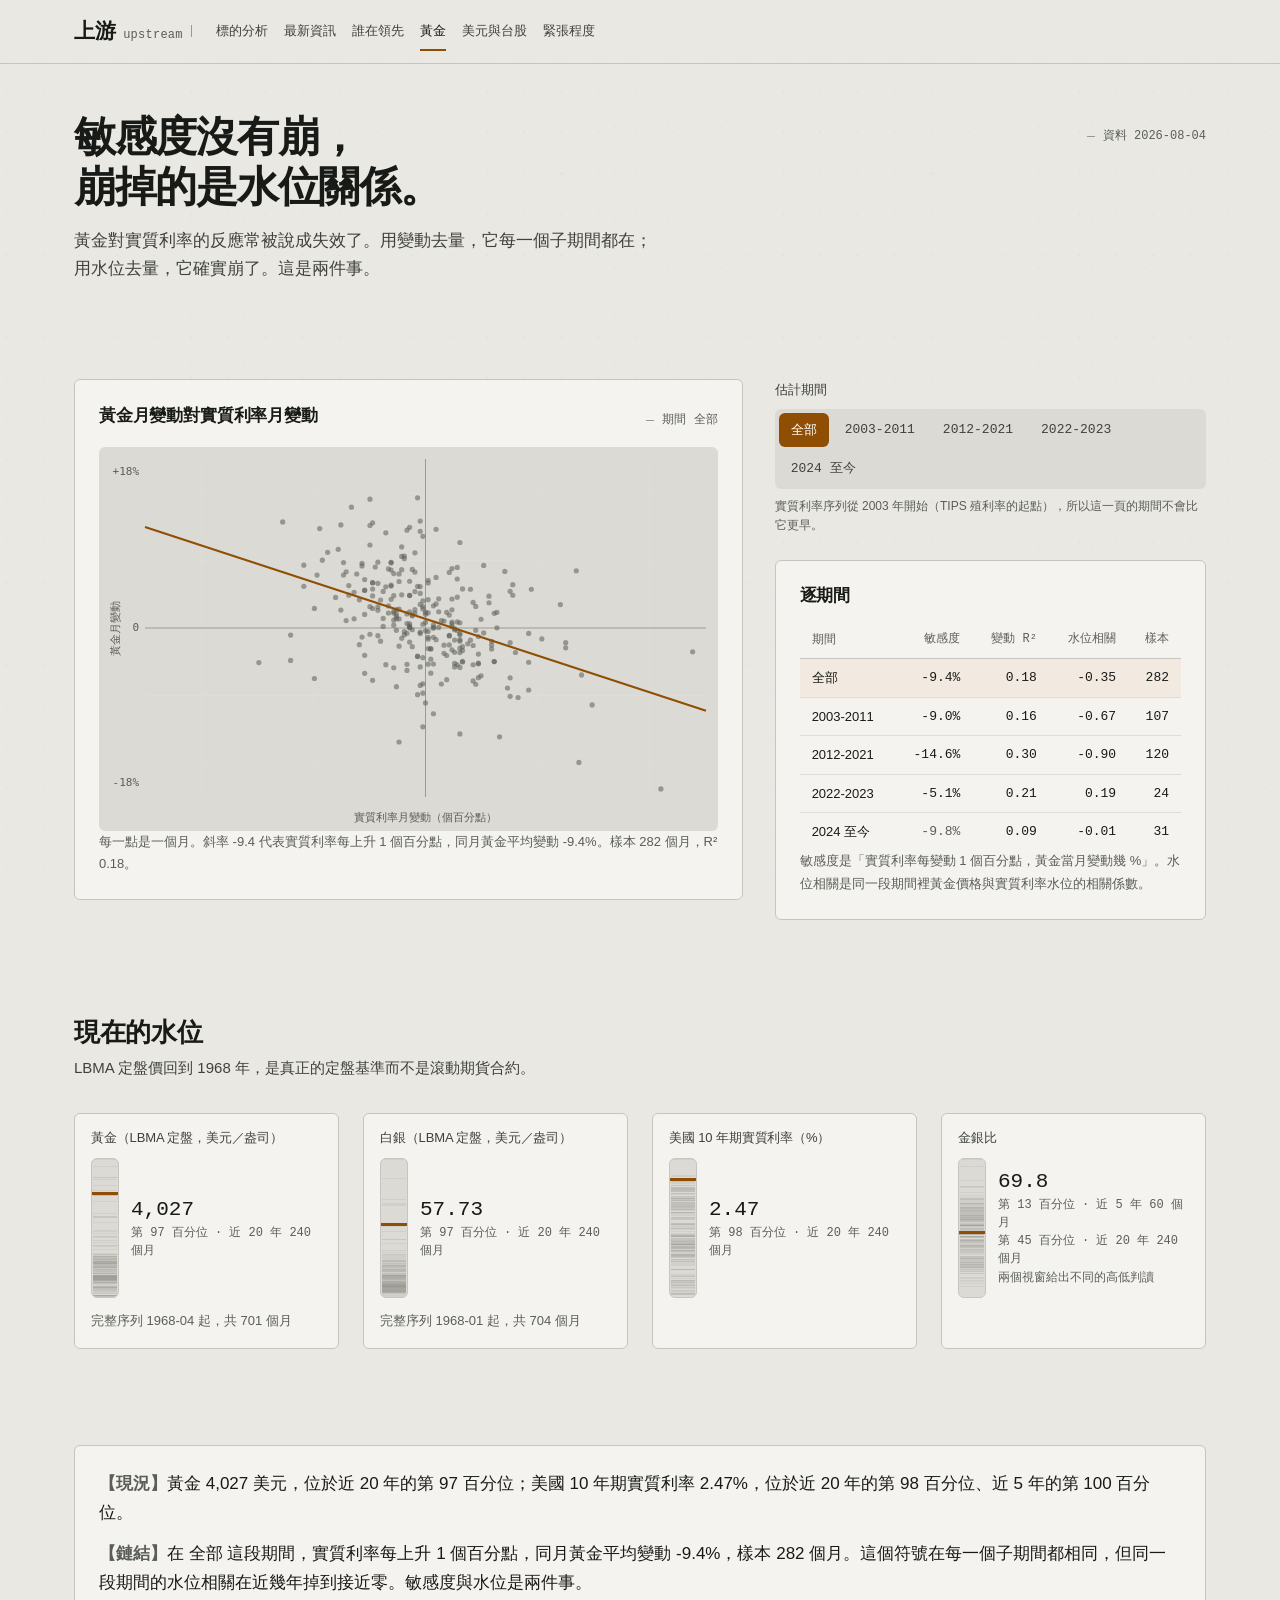
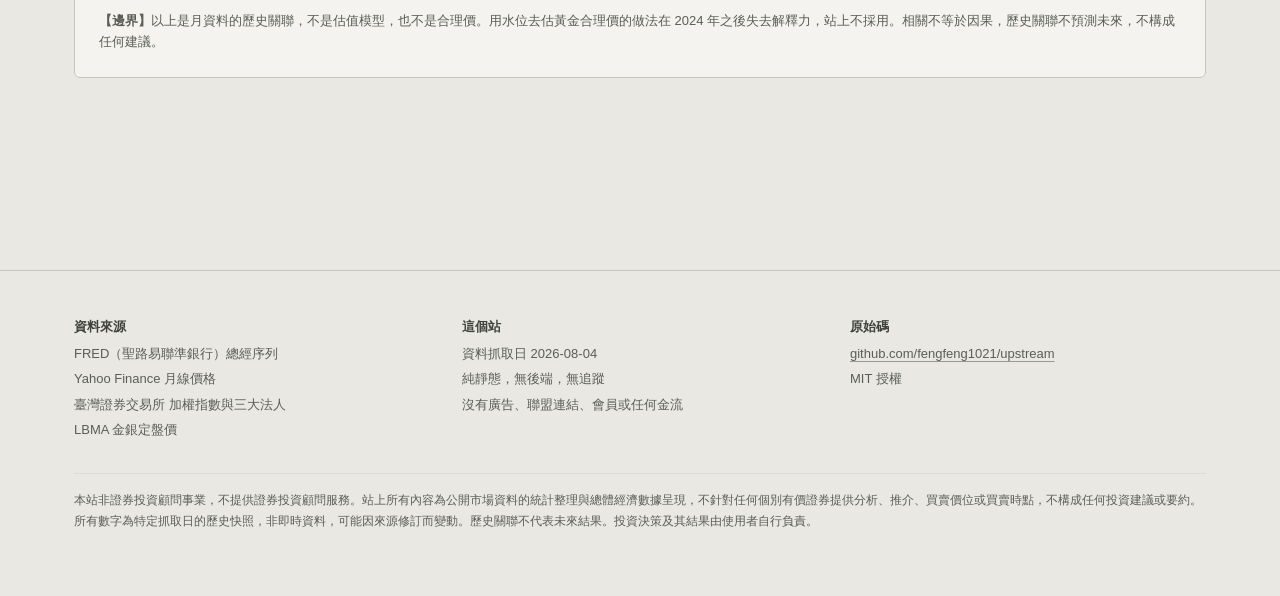
<file: apps/metal/index.html>
<!DOCTYPE html>
<html lang="zh-Hant-TW">
<head>
<meta charset="utf-8">
<meta name="viewport" content="width=device-width, initial-scale=1">
<title>貴金屬 ／ 黃金在對什麼反應 · upstream</title>
<meta name="description" content="LBMA 定盤價從 1968 年起。黃金對實質利率的敏感度沒有崩，崩掉的是水位關係。用變動而不是水位來看。">
<link rel="icon" href="../../favicon.svg" type="image/svg+xml">
<link rel="stylesheet" href="../../assets/css/tokens.css">
<link rel="stylesheet" href="../../assets/css/base.css">
<link rel="stylesheet" href="../../assets/css/components.css">
<link rel="stylesheet" href="../../assets/css/app.css">
</head>
<body>
<a class="skip-link" href="#main">跳到主要內容</a>
<div id="masthead"></div>

<main id="main">
  <section class="u-sec a-hero">
    <div class="wrap">
      <div class="a-hero__grid">
        <div>
          <h1 class="a-hero__title">敏感度沒有崩，<br>崩掉的是水位關係。</h1>
          <p class="a-hero__sub read">黃金對實質利率的反應常被說成失效了。用變動去量，它每一個子期間都在；用水位去量，它確實崩了。這是兩件事。</p>
        </div>
        <div class="a-hero__stamp" id="stamp"></div>
      </div>
    </div>
  </section>

  <section class="u-sec">
    <div class="wrap a-two">
      <div class="u-panel u-enter">
        <div class="u-panel__head">
          <h2 class="u-panel__title">黃金月變動對實質利率月變動</h2>
          <span id="scatterStamp"></span>
        </div>
        <canvas id="scatter" class="a-scatter" width="720" height="460"
          role="img" aria-label="散布圖：橫軸為美國 10 年期實質利率的月變動，縱軸為黃金的月變動，附迴歸線"></canvas>
        <p class="u-note" id="scatterNote"></p>
      </div>
      <div class="a-side">
        <div id="dial" class="u-enter"></div>
        <div class="u-panel u-enter">
          <div class="u-panel__head"><h2 class="u-panel__title">逐期間</h2></div>
          <div class="u-matrix__wrap"><table class="u-matrix" id="betaTable"></table></div>
          <p class="u-note">敏感度是「實質利率每變動 1 個百分點，黃金當月變動幾 %」。水位相關是同一段期間裡黃金價格與實質利率水位的相關係數。</p>
        </div>
      </div>
    </div>
  </section>

  <section class="u-sec">
    <div class="wrap">
      <div class="u-sec__head">
        <h2 class="u-sec__title">現在的水位</h2>
        <p class="u-sec__sub">LBMA 定盤價回到 1968 年，是真正的定盤基準而不是滾動期貨合約。</p>
      </div>
      <div id="levels" class="a-levels u-enter"></div>
    </div>
  </section>

  <section class="u-sec">
    <div class="wrap">
      <div id="verdict" class="u-enter"></div>
    </div>
  </section>
</main>

<div id="foot"></div>

<script src="../../assets/js/vendor/gsap.min.js"></script>
<script src="../../assets/js/vendor/ScrollTrigger.min.js"></script>
<script type="module" src="../../assets/js/apps/metal.js"></script>
</body>
</html>
</file>
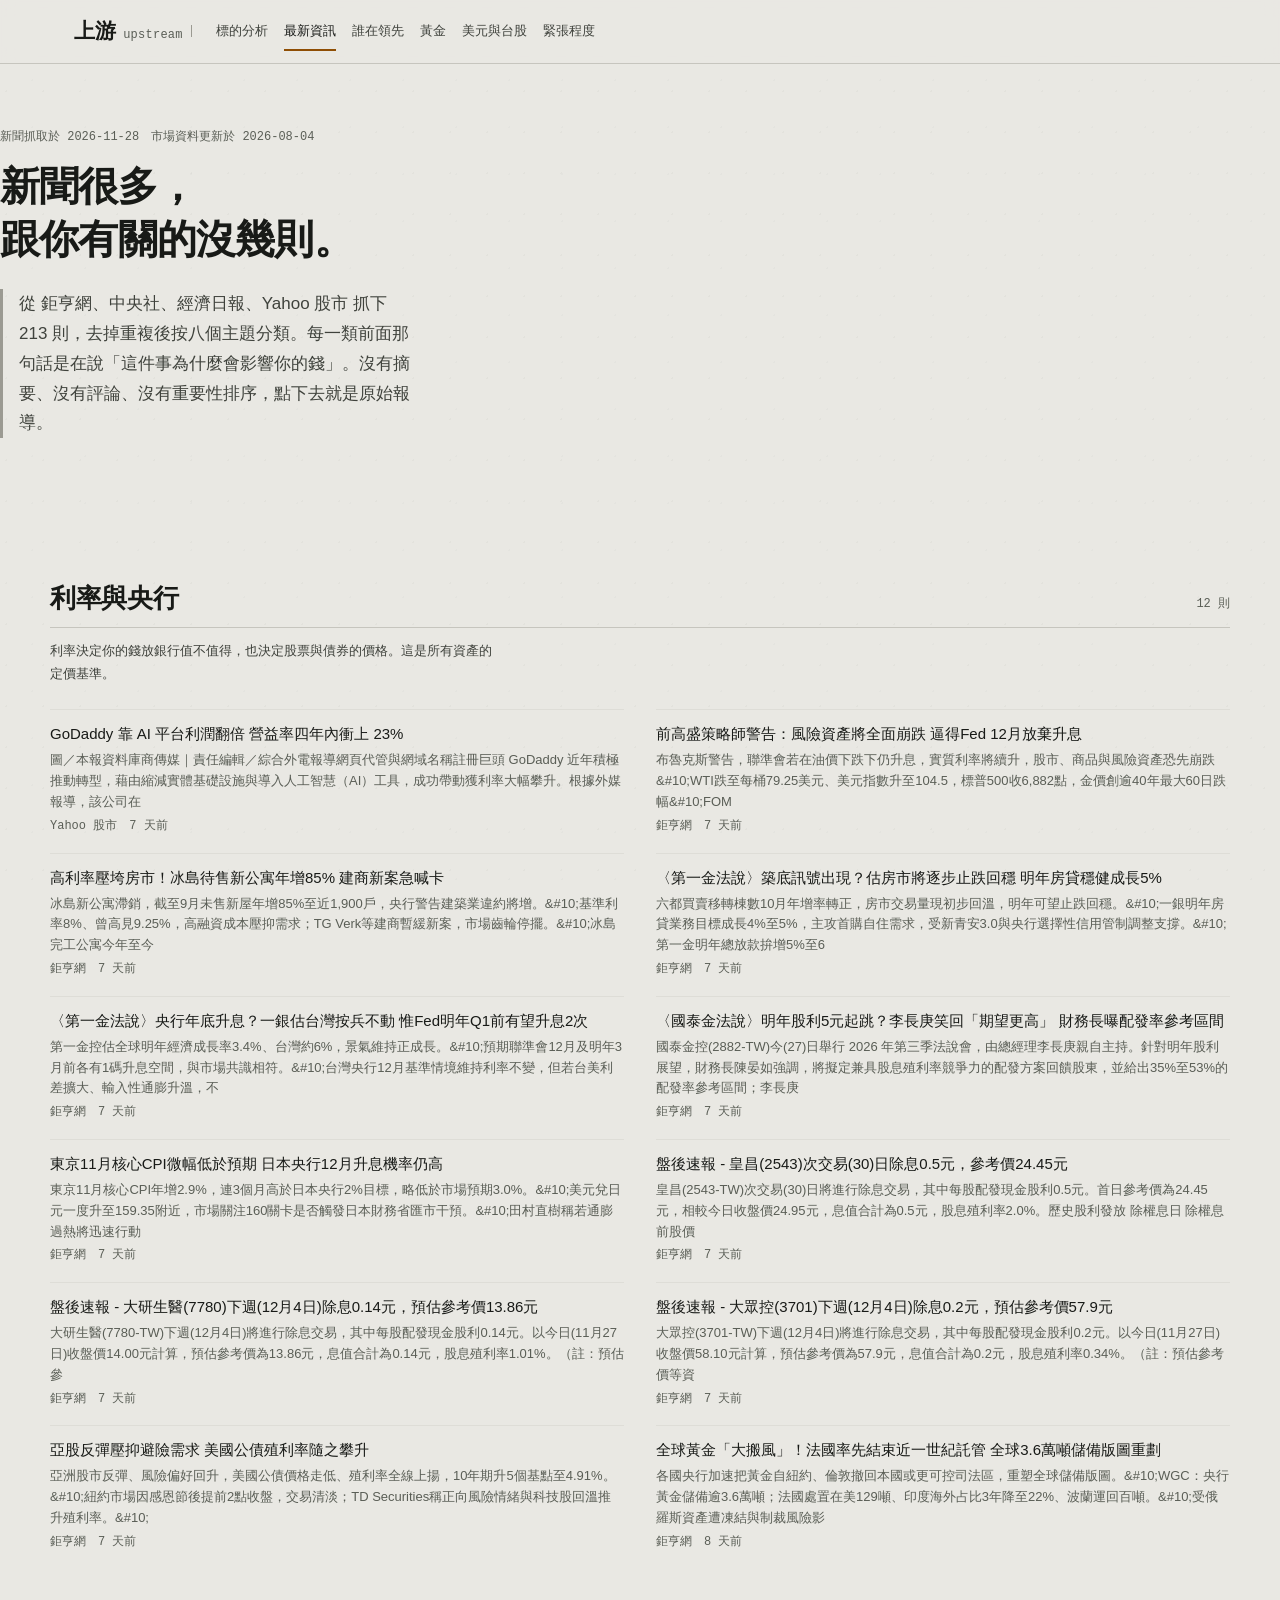
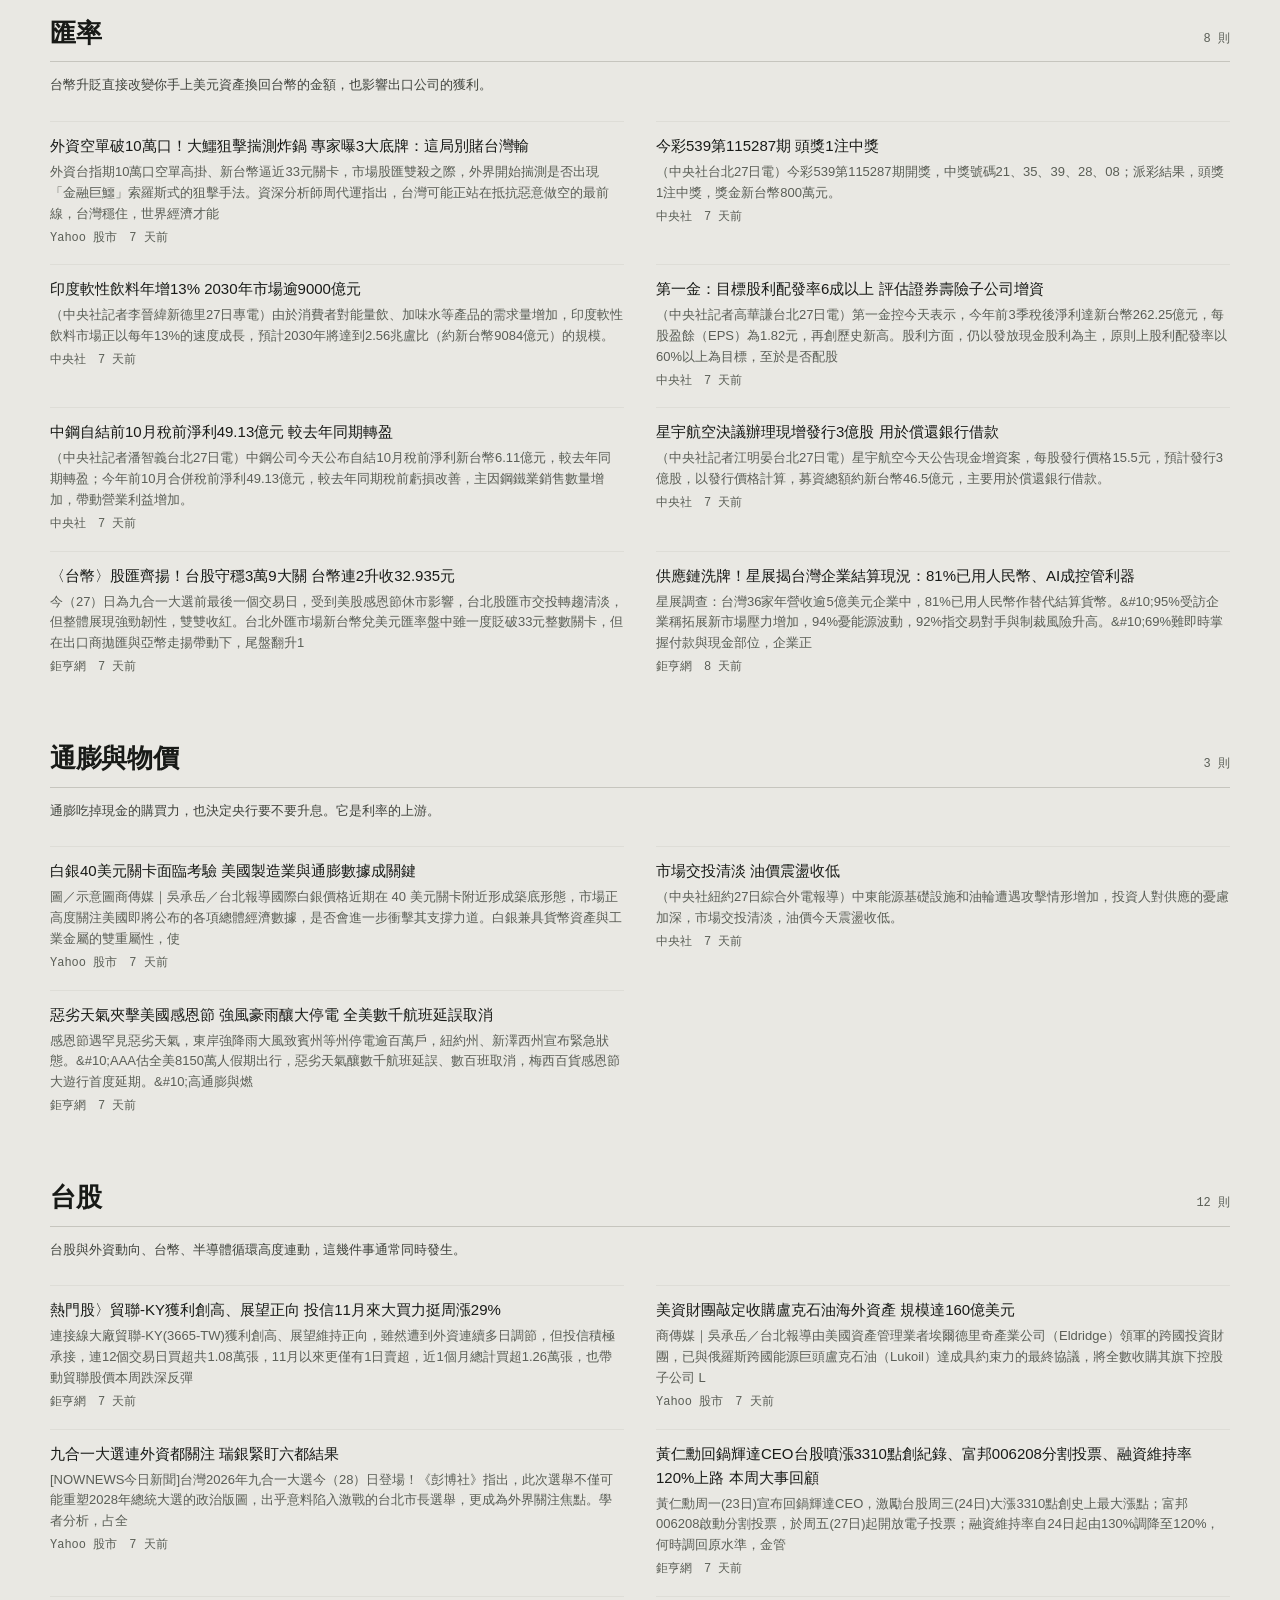
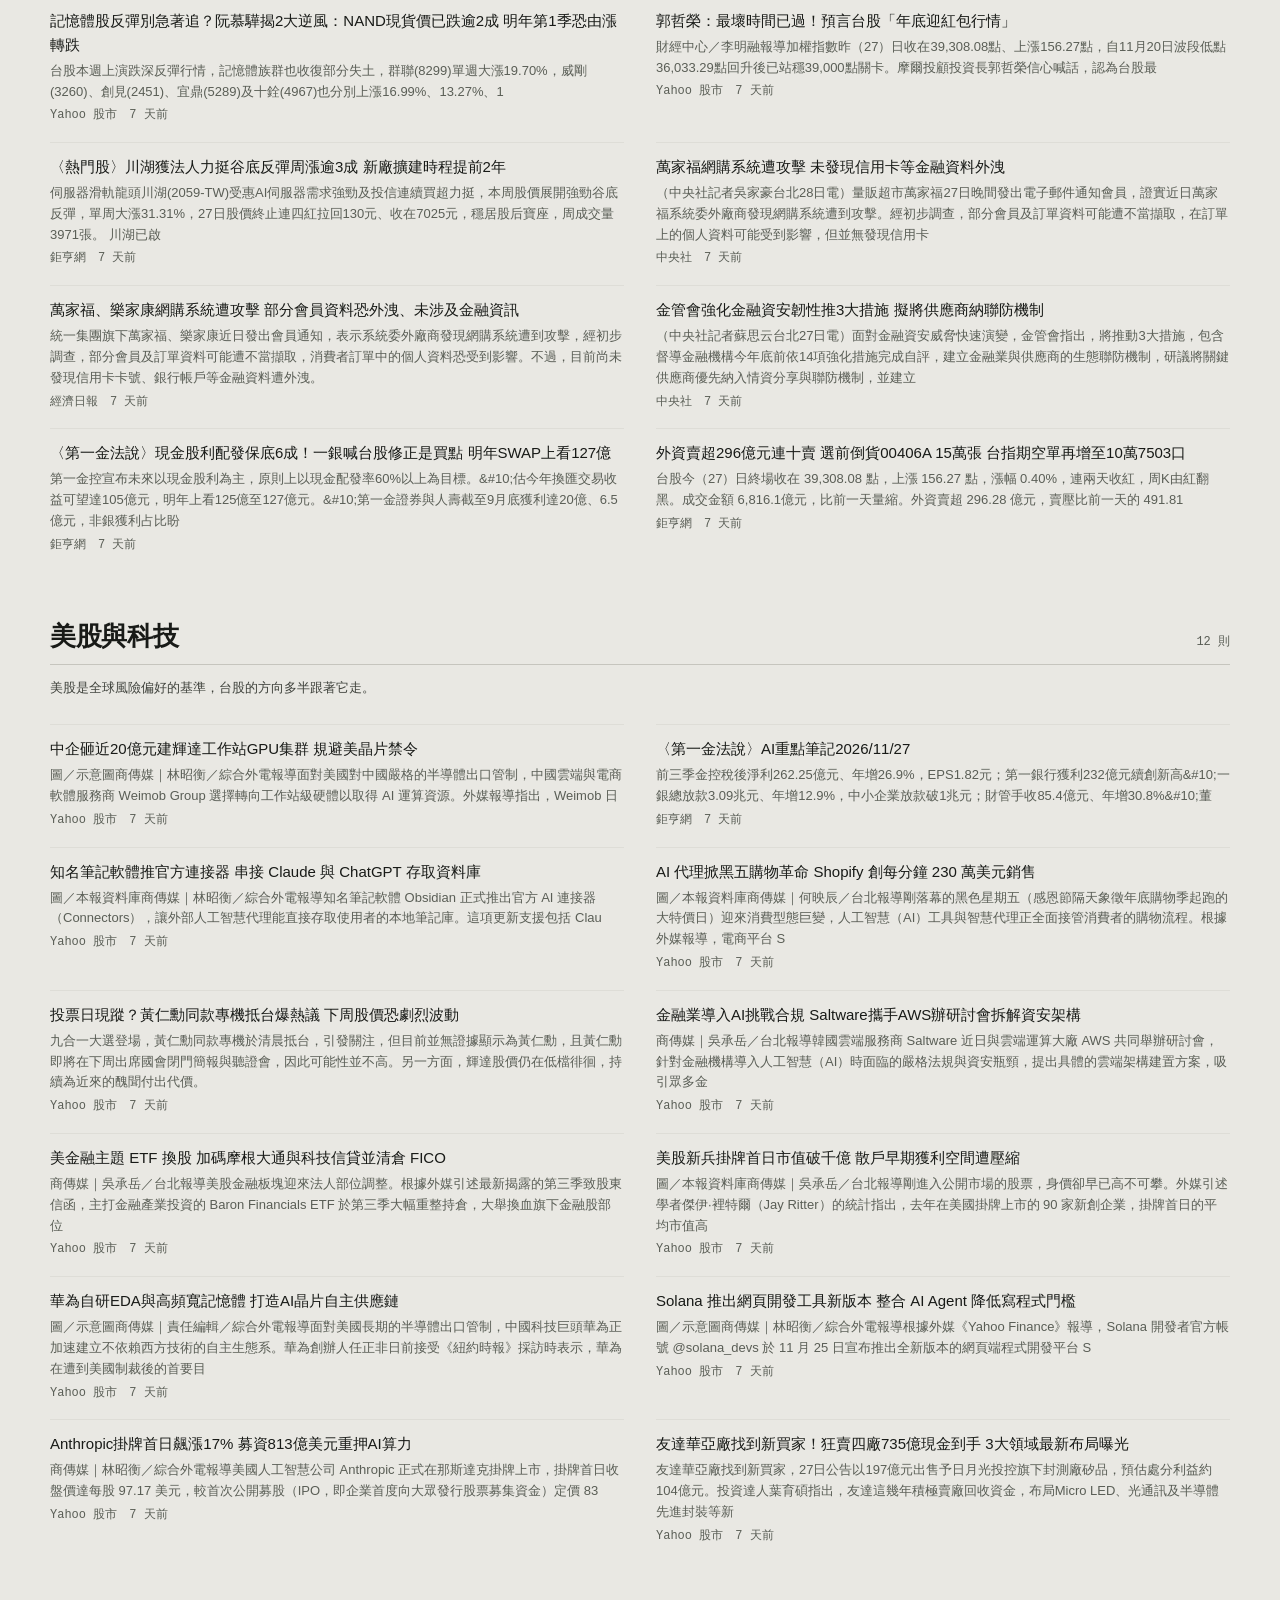
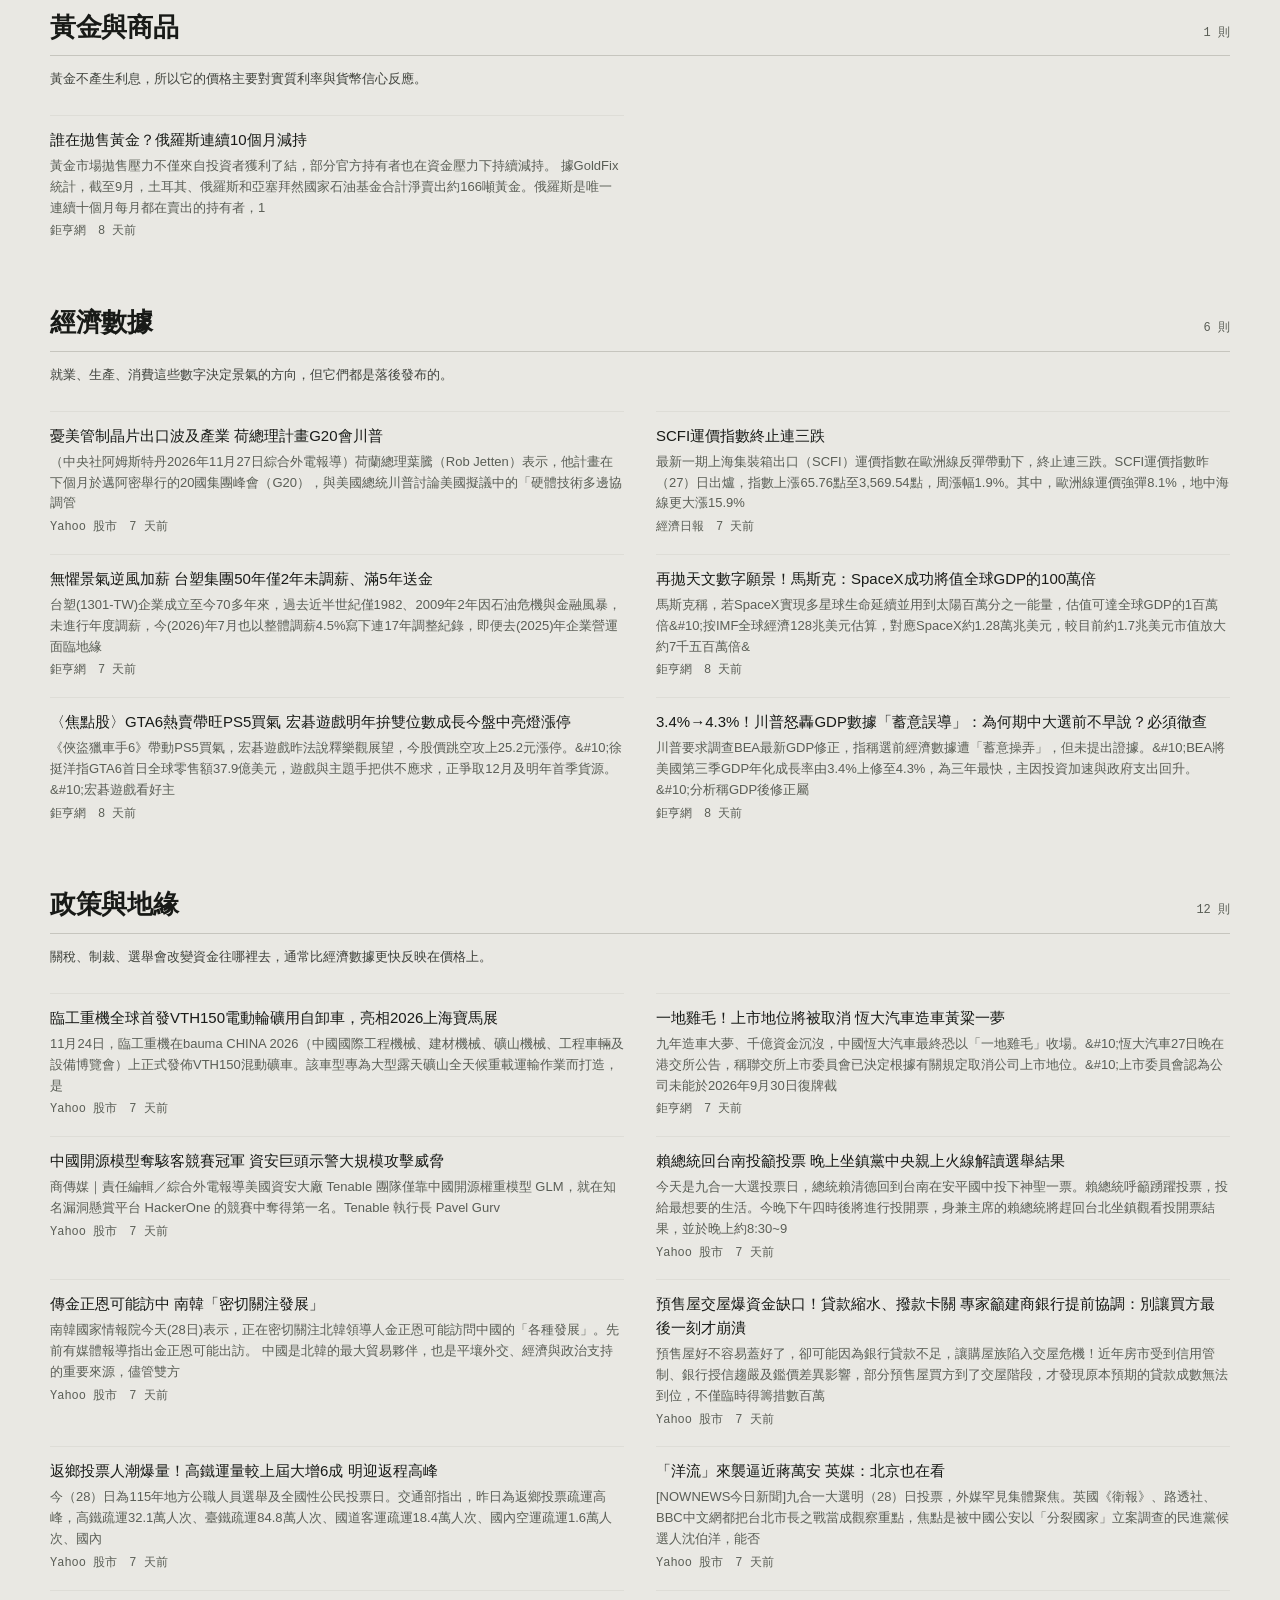
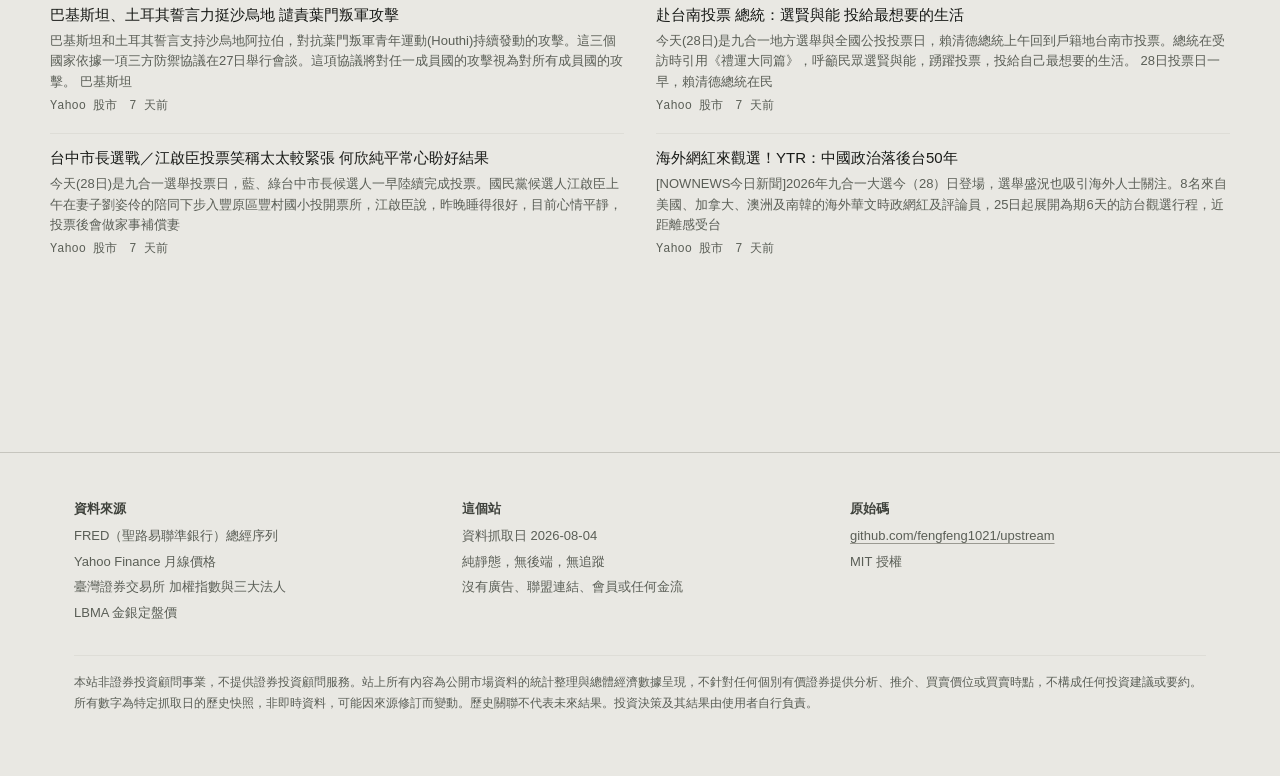
<file: apps/news/index.html>
<!DOCTYPE html>
<html lang="zh-Hant-TW">
<head>
<meta charset="utf-8">
<meta name="viewport" content="width=device-width, initial-scale=1">
<title>最新資訊 ／ 按主題分好的財經新聞 · 上游</title>
<meta name="description" content="把繁體中文財經媒體的新聞按主題分類，並說明每一類為什麼跟你的錢有關。連結全部指向原始報導。">
<link rel="icon" href="../../favicon.svg" type="image/svg+xml">
<link rel="stylesheet" href="../../assets/css/tokens.css">
<link rel="stylesheet" href="../../assets/css/base.css">
<link rel="stylesheet" href="../../assets/css/components.css">
<link rel="stylesheet" href="../../assets/css/app.css">
</head>
<body>
<a class="skip-link" href="#main">跳到主要內容</a>
<div id="masthead"></div>

<main id="main">
  <section class="wrap n-top">
    <p class="n-today" id="stamp"></p>
    <h1 class="n-headline">新聞很多，<br>跟你有關的沒幾則。</h1>
    <p class="n-caution" id="intro"></p>
  </section>

  <section class="wrap u-sec">
    <div id="feed" class="w-feed"></div>
  </section>
</main>

<div id="foot"></div>

<script src="../../assets/js/vendor/gsap.min.js"></script>
<script src="../../assets/js/vendor/ScrollTrigger.min.js"></script>
<script type="module" src="../../assets/js/apps/news.js"></script>
</body>
</html>
</file>
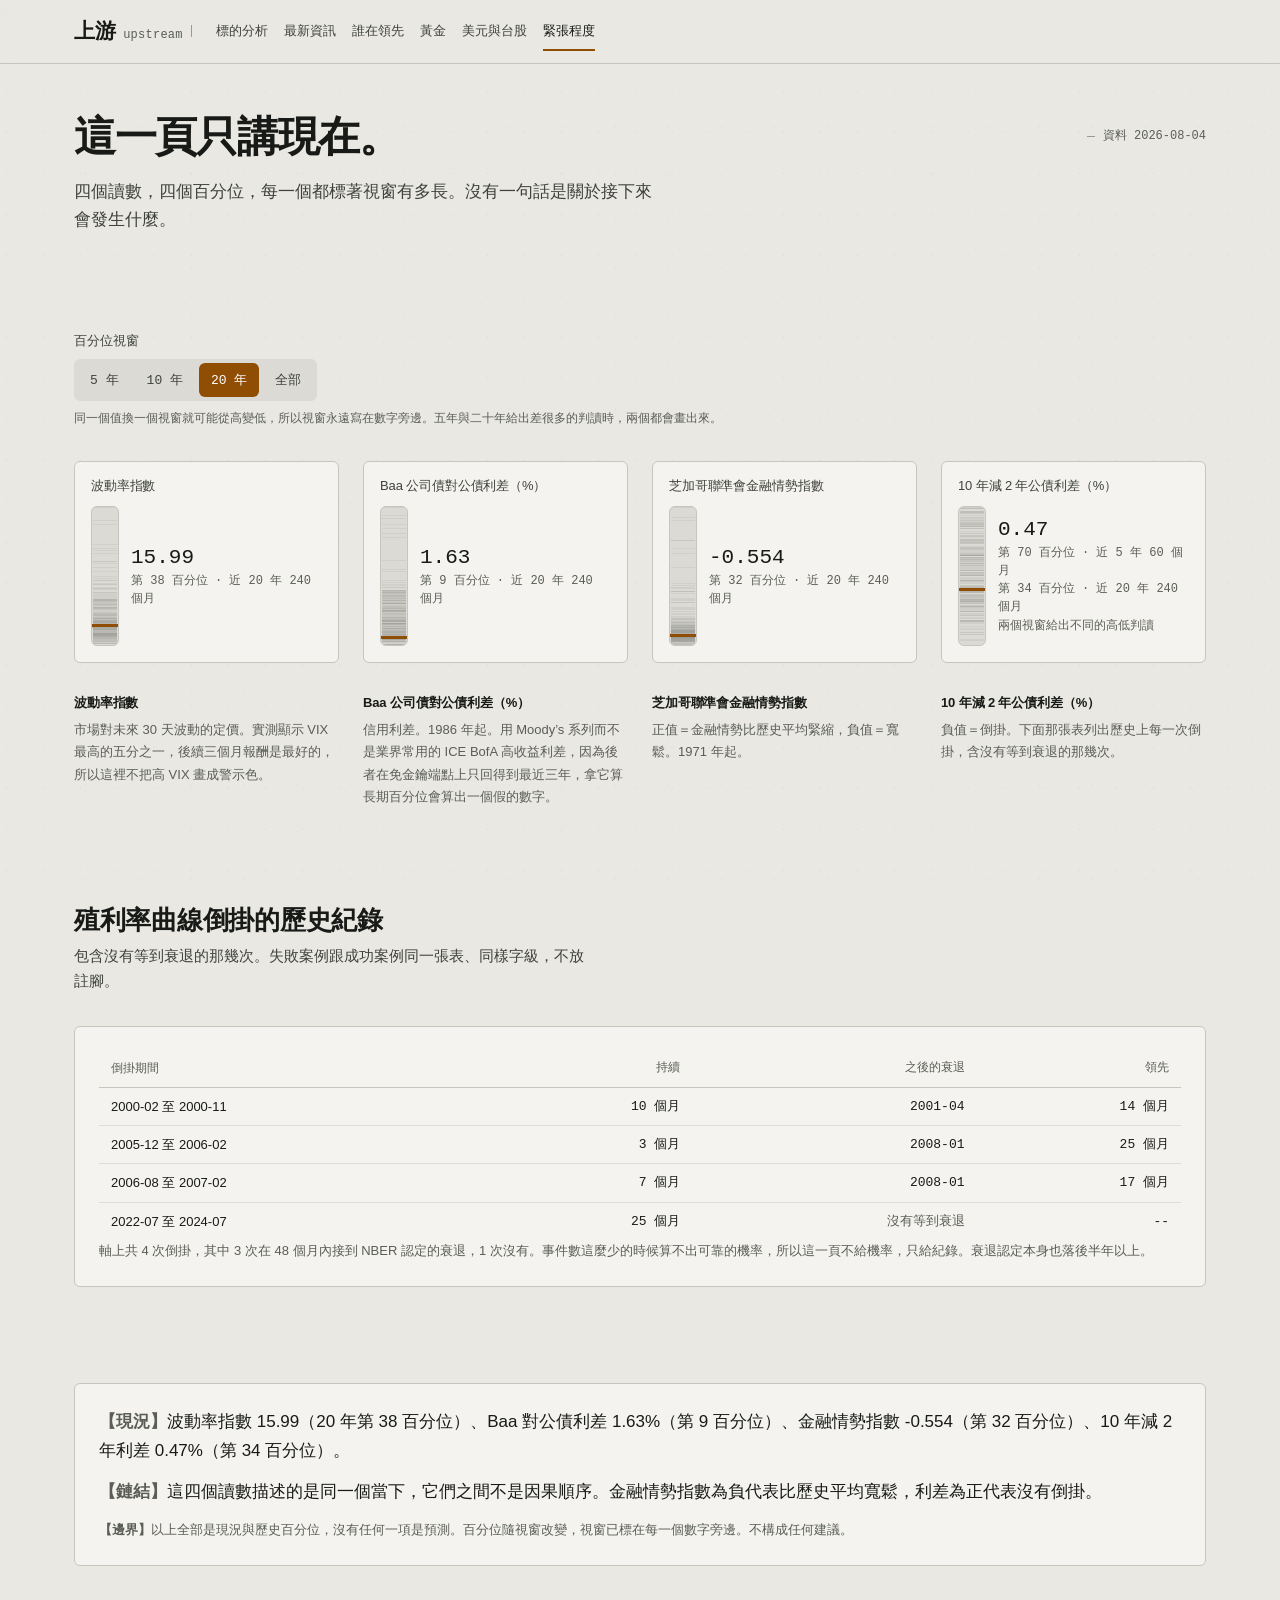
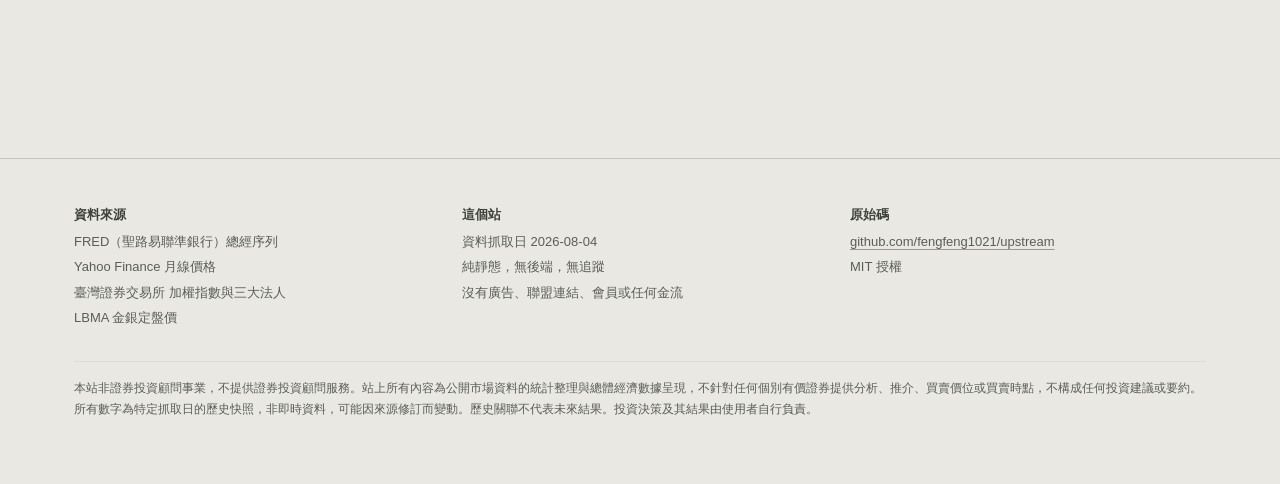
<file: apps/now/index.html>
<!DOCTYPE html>
<html lang="zh-Hant-TW">
<head>
<meta charset="utf-8">
<meta name="viewport" content="width=device-width, initial-scale=1">
<title>現在的環境 ／ 同時發生的事 · upstream</title>
<meta name="description" content="波動率、信用利差、金融情勢、殖利率曲線的現況與百分位。只描述現在，一個未來式動詞都沒有。">
<link rel="icon" href="../../favicon.svg" type="image/svg+xml">
<link rel="stylesheet" href="../../assets/css/tokens.css">
<link rel="stylesheet" href="../../assets/css/base.css">
<link rel="stylesheet" href="../../assets/css/components.css">
<link rel="stylesheet" href="../../assets/css/app.css">
</head>
<body>
<a class="skip-link" href="#main">跳到主要內容</a>
<div id="masthead"></div>

<main id="main">
  <section class="u-sec a-hero">
    <div class="wrap">
      <div class="a-hero__grid">
        <div>
          <h1 class="a-hero__title">這一頁只講現在。</h1>
          <p class="a-hero__sub read">四個讀數，四個百分位，每一個都標著視窗有多長。沒有一句話是關於接下來會發生什麼。</p>
        </div>
        <div class="a-hero__stamp" id="stamp"></div>
      </div>
    </div>
  </section>

  <section class="u-sec">
    <div class="wrap">
      <div class="a-controls"><div id="dial"></div></div>
      <div id="levels" class="a-levels u-enter"></div>
      <div id="notes" class="a-notes u-enter"></div>
    </div>
  </section>

  <section class="u-sec">
    <div class="wrap">
      <div class="u-sec__head">
        <h2 class="u-sec__title">殖利率曲線倒掛的歷史紀錄</h2>
        <p class="u-sec__sub">包含沒有等到衰退的那幾次。失敗案例跟成功案例同一張表、同樣字級，不放註腳。</p>
      </div>
      <div class="u-panel u-enter">
        <div class="u-matrix__wrap"><table class="u-matrix" id="curveTable"></table></div>
        <p class="u-note" id="curveNote"></p>
      </div>
    </div>
  </section>

  <section class="u-sec">
    <div class="wrap">
      <div id="verdict" class="u-enter"></div>
    </div>
  </section>
</main>

<div id="foot"></div>

<script src="../../assets/js/vendor/gsap.min.js"></script>
<script src="../../assets/js/vendor/ScrollTrigger.min.js"></script>
<script type="module" src="../../assets/js/apps/now.js"></script>
</body>
</html>
</file>
<file: assets/css/tokens.css>
/* 代幣。DESIGN.md §3 的機械化版本。
   所有對比度都用 WCAG 相對亮度算過，數字標在旁邊，不是估的。 */

:root {
  color-scheme: light dark;

  /* 面（乾混凝土） */
  --face:      #E9E8E3;
  --face-2:    #F4F3EF;  /* 抬起的面板 */
  --face-sunk: #DBDAD4;  /* 標尺槽、輸入槽 */

  /* 字 */
  --ink:   #181A17;  /* 對 face 14.28:1 */
  --ink-2: #3F423C;  /* 對 face 8.33:1 */
  --ink-3: #5A5E56;  /* 對 face 5.40:1、face-2 5.97:1、sunk 4.73:1 */

  --rule:        #C6C5BE;  /* 主刻線 */
  --rule-strong: #9B9A92;  /* 長刻線 */
  --rule-faint:  #DEDDD7;  /* 高水位痕 */

  /* 強調（水）。對 face 5.25:1、face-2 5.80:1、sunk 4.60:1；白字壓在上面 6.44:1 */
  --accent:      #8F4E04;
  --accent-hi:   #A75B06;
  --accent-ink:  #FFFFFF;
  --accent-wash: #F0E4D5;

  /* 語意（台灣制：漲紅跌綠）。對 face：up 5.55:1、down 5.38:1 */
  --up:    #B0202A;
  --down:  #0A6B3D;
  --warn:  #8A5300;
  --ghost: #B4B3AB;

  --font-cjk:  "Noto Sans TC", -apple-system, BlinkMacSystemFont, "PingFang TC",
               "Microsoft JhengHei", "Segoe UI", sans-serif;
  --font-mono: "JetBrains Mono", "Roboto Mono", ui-monospace, "SF Mono",
               "Cascadia Mono", Consolas, monospace;

  --t-xs:   0.75rem;
  --t-sm:   0.8125rem;
  --t-base: 0.9375rem;
  --t-md:   1.0625rem;
  --t-lg:   1.3125rem;
  --t-xl:   1.625rem;
  --t-2xl:  2.0625rem;
  --t-3xl:  2.625rem;
  --t-readout: clamp(2.5rem, 7vw, 4.25rem);

  --s-1: 4px;  --s-2: 8px;  --s-3: 12px; --s-4: 16px;
  --s-5: 24px; --s-6: 32px; --s-7: 48px; --s-8: 64px; --s-9: 96px;

  --radius: 6px;    /* 形狀鎖，全站唯一值 */
  --hair: 1px;
  --gauge-w: 28px;
  --tap: 44px;
  --wrap: 1180px;
  --read: 62ch;

  --e-flow: cubic-bezier(0.33, 0, 0.15, 1);
  --e-rise: cubic-bezier(0.22, 1, 0.36, 1);
  --d-fast: 0.18s;
  --d-base: 0.34s;
  --d-slow: 0.6s;
}

@media (prefers-color-scheme: dark) {
  :root {
    --face:      #1A1B18;  /* 濕混凝土 */
    --face-2:    #232420;
    --face-sunk: #111210;

    --ink:   #EFEFEA;  /* 對 face 15.00:1 */
    --ink-2: #B7B9B1;  /* 對 face 8.72:1 */
    --ink-3: #8D9088;  /* 對 face 5.34:1、face-2 4.82:1 */

    --rule:        #33352F;
    --rule-strong: #4F524A;
    --rule-faint:  #262823;

    /* 對 face 8.22:1、face-2 7.42:1；accent-ink 壓在上面 8.40:1 */
    --accent:      #F0A24B;
    --accent-hi:   #FFBC74;
    --accent-ink:  #231604;
    --accent-wash: #3A2A15;

    --up:    #E85C60;  /* 對 face-2 4.56:1 */
    --down:  #34B87A;  /* 對 face-2 6.16:1 */
    --warn:  #D9A23A;
    --ghost: #5C5F57;
  }
}
</file>
<file: assets/css/base.css>
/* 基礎層：重置、排版、站頭、頁尾。物件層在 components.css。 */

*, *::before, *::after { box-sizing: border-box; }

html { -webkit-text-size-adjust: 100%; }

body {
  margin: 0;
  background: var(--face);
  color: var(--ink);
  font-family: var(--font-cjk);
  font-size: var(--t-base);
  line-height: 1.65;
  /* 混凝土的骨材質感。極低對比、固定不捲動，只有一層，不吃捲動時的重繪。 */
  background-image:
    radial-gradient(circle at 17% 23%, color-mix(in srgb, var(--ink) 3%, transparent) 0 1px, transparent 1px),
    radial-gradient(circle at 61% 71%, color-mix(in srgb, var(--ink) 2%, transparent) 0 1px, transparent 1px);
  background-size: 37px 41px, 53px 47px;
  background-attachment: fixed;
}

h1, h2, h3, h4 { margin: 0; font-weight: 700; line-height: 1.25; letter-spacing: -0.01em; }
p { margin: 0; }
ul, ol { margin: 0; padding: 0; list-style: none; }

/* 數字一律 mono 且對齊到同一條格線。同一欄的數字必須能直接比大小，
   否則眼睛要重新對焦，那就不是儀器了。 */
.mono, .u-num {
  font-family: var(--font-mono);
  font-variant-numeric: tabular-nums;
  font-feature-settings: "tnum" 1;
}

a { color: inherit; text-decoration-color: var(--rule-strong); text-underline-offset: 3px; }
a:hover { text-decoration-color: var(--accent); }

:focus-visible {
  outline: 2px solid var(--accent);
  outline-offset: 2px;
  border-radius: var(--radius);
}

.wrap { width: 100%; max-width: var(--wrap); margin: 0 auto; padding: 0 var(--s-5); }
@media (max-width: 767px) { .wrap { padding: 0 var(--s-4); } }

.read { max-width: var(--read); }

.skip-link {
  position: absolute; left: var(--s-4); top: calc(var(--s-4) * -4);
  background: var(--accent); color: var(--accent-ink);
  padding: var(--s-2) var(--s-4); border-radius: var(--radius);
  z-index: 50; transition: top var(--d-fast);
}
.skip-link:focus { top: var(--s-4); }

/* ── 站頭 ─────────────────────────────────────────────────────────────────
   桌機 64px 單行。站頭不賣東西：沒有 logo 圖形、沒有 CTA、沒有圖示。 */

.u-masthead {
  position: sticky; top: 0; z-index: 20;
  height: 64px;
  display: flex; align-items: center; gap: var(--s-5);
  background: color-mix(in srgb, var(--face) 92%, transparent);
  backdrop-filter: blur(8px);
  border-bottom: var(--hair) solid var(--rule);
}
.u-masthead__inner {
  width: 100%; max-width: var(--wrap); margin: 0 auto; padding: 0 var(--s-5);
  display: flex; align-items: center; gap: var(--s-5);
}
.u-masthead__brand {
  display: inline-flex; align-items: baseline; gap: var(--s-2);
  font-size: var(--t-lg); font-weight: 900; letter-spacing: -0.02em;
  text-decoration: none; white-space: nowrap;
}
.u-masthead__brand::after {
  content: ""; width: var(--hair); height: 12px; background: var(--rule-strong);
  align-self: center;
}
.u-masthead__latin {
  font-family: var(--font-mono); font-size: var(--t-xs); font-weight: 400;
  color: var(--ink-3); letter-spacing: 0.02em;
}
.u-masthead__nav { display: flex; gap: var(--s-4); flex: 1; min-width: 0; }
.u-masthead__link {
  font-size: var(--t-sm); color: var(--ink-2); text-decoration: none;
  padding: var(--s-2) 0; border-bottom: 2px solid transparent; white-space: nowrap;
}
.u-masthead__link:hover { color: var(--ink); }
.u-masthead__link[aria-current="page"] { color: var(--ink); border-bottom-color: var(--accent); }
.u-masthead__stamp {
  font-family: var(--font-mono); font-size: var(--t-xs); color: var(--ink-3);
  white-space: nowrap; margin-left: auto;
}

@media (max-width: 767px) {
  .u-masthead { height: 56px; }
  .u-masthead__inner { padding: 0 var(--s-4); gap: var(--s-3); }
  .u-masthead__nav {
    overflow-x: auto; scroll-snap-type: x mandatory;
    -ms-overflow-style: none; scrollbar-width: none;
    gap: var(--s-3);
  }
  .u-masthead__nav::-webkit-scrollbar { display: none; }
  .u-masthead__link { scroll-snap-align: start; }
  .u-masthead__stamp { display: none; }
}

/* ── 頁尾 ─────────────────────────────────────────────────────────────── */

.u-foot {
  margin-top: var(--s-9);
  border-top: var(--hair) solid var(--rule);
  padding: var(--s-7) 0 var(--s-8);
  font-size: var(--t-sm); color: var(--ink-3);
}
.u-foot__cols {
  display: grid; grid-template-columns: repeat(3, 1fr); gap: var(--s-6);
}
.u-foot h2 { font-size: var(--t-sm); color: var(--ink-2); margin-bottom: var(--s-2); font-weight: 700; }
.u-foot li + li { margin-top: var(--s-1); }
.u-foot__legal {
  margin-top: var(--s-6); padding-top: var(--s-4);
  border-top: var(--hair) solid var(--rule-faint);
  font-size: var(--t-xs); line-height: 1.75;
}
@media (max-width: 767px) { .u-foot__cols { grid-template-columns: 1fr; gap: var(--s-5); } }

/* 區塊節奏 */
.u-sec { padding: var(--s-9) 0; }
.u-sec + .u-sec { padding-top: 0; }
.u-sec__head { margin-bottom: var(--s-6); }
.u-sec__title { font-size: var(--t-xl); }
.u-sec__sub { margin-top: var(--s-2); color: var(--ink-2); max-width: var(--read); }
@media (max-width: 767px) { .u-sec { padding: var(--s-7) 0; } }

/* 進場動效的初始態。JS 沒跑（或 GSAP 載入失敗）時，這些內容必須照樣看得見，
   所以初始態寫在 .js-anim 底下，由 JS 自己加上去。 */
.js-anim .u-enter { opacity: 0; }
@media (prefers-reduced-motion: reduce) {
  .js-anim .u-enter { opacity: 1; }
}
</file>
<file: assets/css/components.css>
/* 物件層。DESIGN.md §4 的機械化版本，一個物件一個區塊，順序與文件相同。 */

/* ── 4.2 .u-gauge 水位標尺 ────────────────────────────────────────────────
   招牌元素。痕跡是資料不是裝飾：每一道橫線是一個真實的歷史觀測，
   疏密就是分布密度。240 個觀測不生 240 個 div，痕跡走 <canvas>。 */

.u-gauge { display: flex; gap: var(--s-3); align-items: stretch; }

.u-gauge__well {
  position: relative;
  width: var(--gauge-w);
  flex: none;
  background: var(--face-sunk);
  border: var(--hair) solid var(--rule);
  border-radius: var(--radius);
  overflow: hidden;
}
.u-gauge--sm .u-gauge__well { height: 64px; }
.u-gauge--md .u-gauge__well { height: 140px; }
.u-gauge--lg .u-gauge__well { height: 260px; width: 40px; }

.u-gauge__marks { position: absolute; inset: 0; width: 100%; height: 100%; display: block; }

/* 現在的水位。左端的實心三角用 clip-path 畫，不是 SVG 圖示。 */
.u-gauge__now {
  position: absolute; left: -3px; right: -3px;
  height: 3px; background: var(--accent);
  transform-origin: center;
}
.u-gauge__now::before {
  content: ""; position: absolute; left: 0; top: 50%;
  width: 5px; height: 9px; margin-top: -4.5px;
  background: var(--accent);
  clip-path: polygon(0 0, 100% 50%, 0 100%);
}
.u-gauge:hover .u-gauge__now,
.u-gauge:focus-within .u-gauge__now { background: var(--accent-hi); }
.u-gauge:hover .u-gauge__now::before,
.u-gauge:focus-within .u-gauge__now::before { background: var(--accent-hi); }

/* 視窗不一致時畫第二條。虛線，因為它是「另一個口徑」而不是另一個值。 */
.u-gauge__now--alt {
  height: 0; border-top: 2px dashed var(--accent);
  background: none; opacity: 0.75;
}
.u-gauge__now--alt::before { display: none; }

.u-gauge__label { display: flex; flex-direction: column; justify-content: center; min-width: 0; }
.u-gauge__value {
  font-family: var(--font-mono); font-variant-numeric: tabular-nums;
  font-size: var(--t-lg); font-weight: 500; line-height: 1.2;
}
.u-gauge__unit { font-size: var(--t-sm); color: var(--ink-2); margin-left: 2px; }
.u-gauge__name { font-size: var(--t-sm); color: var(--ink-2); margin-top: 2px; }
/* 第二行永遠存在：百分位一定跟視窗寫在一起（DESIGN.md §1.3 元件契約）。 */
.u-gauge__pct {
  font-family: var(--font-mono); font-size: var(--t-xs); color: var(--ink-3);
  margin-top: 2px; line-height: 1.5;
}
.u-gauge__short { font-size: var(--t-xs); color: var(--ink-3); line-height: 1.55; }

/* ── 4.3 .u-chain 傳導鏈 ──────────────────────────────────────────────── */

/* 四個節點交錯三條連線＝七欄。模板寫在 CSS 而不是由 JS 設 inline style，
   否則 inline 會蓋掉下面的手機斷點，鏈就永遠轉不成垂直。 */
.u-chain {
  display: grid;
  grid-template-columns:
    minmax(0, 1fr) minmax(48px, 0.5fr)
    minmax(0, 1fr) minmax(48px, 0.5fr)
    minmax(0, 1fr) minmax(48px, 0.5fr)
    minmax(0, 1fr);
  gap: 0;
  align-items: start;
}
.u-chain__node {
  position: relative;
  padding: var(--s-4);
  background: var(--face-2);
  border: var(--hair) solid var(--rule);
  border-radius: var(--radius);
  transition: border-color var(--d-fast), background var(--d-fast);
}
.u-chain__node[data-active="true"] {
  border-color: var(--accent);
  background: color-mix(in srgb, var(--accent-wash) 55%, var(--face-2));
}
.u-chain__title { font-size: var(--t-sm); font-weight: 700; margin-bottom: var(--s-3); }
.u-chain__note { font-size: var(--t-xs); color: var(--ink-3); margin-top: var(--s-2); line-height: 1.5; }

/* 連線。實線＝同期關聯顯著；虛線＝這段期間量不到。
   斷線不是錯誤狀態，它跟通的線同樣顯眼、同樣字級。 */
.u-chain__link {
  position: relative;
  align-self: center;
  min-height: 2px;
  display: flex; flex-direction: column; align-items: center; justify-content: center;
  padding: 0 var(--s-2);
}
.u-chain__wire {
  position: relative; width: 100%; height: 2px; background: var(--rule-strong);
}
.u-chain__link[data-weak="true"] .u-chain__wire {
  height: 0; background: none; border-top: 2px dashed var(--ghost);
}
.u-chain__wire::after {
  content: ""; position: absolute; right: -1px; top: 50%;
  width: 6px; height: 9px; margin-top: -4.5px; background: var(--rule-strong);
  clip-path: polygon(0 0, 100% 50%, 0 100%);
}
.u-chain__link[data-weak="true"] .u-chain__wire::after { background: var(--ghost); }
/* 通電：整條線在「同時亮」模式下一起變成 accent */
.u-chain__wire[data-live="true"] { background: var(--accent); }
.u-chain__wire[data-live="true"]::after { background: var(--accent); }

/* 光點。只動 transform，不動 left。 */
.u-chain__spark {
  position: absolute; left: 0; top: 50%;
  width: 8px; height: 8px; margin-top: -4px; margin-left: -4px;
  background: var(--accent); border-radius: var(--radius);
  opacity: 0;
}
.u-chain__meta {
  font-family: var(--font-mono); font-size: var(--t-xs); color: var(--ink-3);
  margin-top: var(--s-2); text-align: center; line-height: 1.5;
}
.u-chain__link[data-weak="true"] .u-chain__meta { color: var(--ink-2); }

/* 手機：水平四節點轉成垂直。水本來就往下流，這個轉向是免費的。 */
@media (max-width: 767px) {
  .u-chain { grid-template-columns: 1fr; }
  .u-chain__link { min-height: 56px; padding: var(--s-2) 0; width: 100%; }
  .u-chain__wire { width: 2px; height: 100%; min-height: 40px; }
  .u-chain__link[data-weak="true"] .u-chain__wire {
    width: 0; height: 100%; border-top: none; border-left: 2px dashed var(--ghost);
  }
  .u-chain__wire::after {
    right: auto; bottom: -1px; top: auto; left: 50%;
    width: 9px; height: 6px; margin: 0 0 0 -4.5px;
    clip-path: polygon(0 0, 100% 0, 50% 100%);
  }
}

/* ── 4.4 .u-readout 讀數 ──────────────────────────────────────────────── */

.u-readout { display: flex; flex-direction: column; gap: var(--s-2); }
.u-readout__row { display: flex; align-items: baseline; gap: var(--s-2); width: fit-content; }
.u-readout__num {
  font-family: var(--font-mono); font-variant-numeric: tabular-nums;
  font-size: var(--t-readout); font-weight: 500; line-height: 1; letter-spacing: -0.02em;
}
.u-readout__unit { font-size: var(--t-lg); color: var(--ink-2); }
.u-readout__rule { height: var(--hair); background: var(--rule); width: 100%; }
.u-readout__what { font-size: var(--t-sm); color: var(--ink-2); }
/* 第二行是樣本數與資料月份，不可省略。 */
.u-readout__basis { font-family: var(--font-mono); font-size: var(--t-xs); color: var(--ink-3); }
.is-up { color: var(--up); }
.is-down { color: var(--down); }

/* ── 4.5 .u-windows 多視窗比對 ───────────────────────────────────────────
   三個視窗共用同一條基線與同一把尺，否則不能並排比較。 */

.u-windows { display: flex; flex-direction: column; gap: var(--s-3); }
.u-windows__row { display: grid; grid-template-columns: 4.5rem 1fr; gap: var(--s-3); align-items: center; }
.u-windows__lab { font-family: var(--font-mono); font-size: var(--t-xs); color: var(--ink-3); }
.u-windows__track {
  position: relative; height: 14px; background: var(--face-sunk);
  border-radius: var(--radius); overflow: hidden;
}
/* 中線＝0%。長條從中線往左（跌）或往右（漲）長。
   不畫填滿的進度條軌道：這是有正負的變動量，不是進度。 */
.u-windows__zero {
  position: absolute; left: 50%; top: 0; bottom: 0; width: var(--hair);
  background: var(--rule-strong);
}
.u-windows__bar {
  position: absolute; top: 3px; bottom: 3px;
  border-radius: 2px; transform-origin: left center;
}
.u-windows__bar[data-dir="up"] { background: var(--up); }
.u-windows__bar[data-dir="down"] { background: var(--down); }
.u-windows__val {
  font-family: var(--font-mono); font-variant-numeric: tabular-nums;
  font-size: var(--t-sm); text-align: right; min-width: 4.5rem;
}
.u-windows__verdict { font-size: var(--t-sm); color: var(--ink-2); margin-top: var(--s-1); }

/* ── 4.6 .u-dial 參數旋鈕 ─────────────────────────────────────────────── */

.u-dial { display: flex; flex-direction: column; gap: var(--s-2); }
.u-dial__lab { font-size: var(--t-sm); color: var(--ink-2); }
.u-dial__opts {
  display: flex; flex-wrap: wrap; gap: var(--s-1);
  background: var(--face-sunk); padding: var(--s-1);
  border-radius: var(--radius); width: fit-content;
}
.u-dial__opt {
  font-family: var(--font-mono); font-size: var(--t-sm);
  padding: var(--s-2) var(--s-3); min-height: 32px;
  background: none; border: none; border-radius: var(--radius);
  color: var(--ink-2); cursor: pointer; white-space: nowrap;
}
.u-dial__opt:hover { color: var(--ink); }
.u-dial__opt[aria-pressed="true"] { background: var(--accent); color: var(--accent-ink); }
.u-dial__opt[aria-disabled="true"] { color: var(--ghost); cursor: not-allowed; }
.u-dial__note { font-size: var(--t-xs); color: var(--ink-3); }

/* ── 4.7 .u-verdict 判讀 ──────────────────────────────────────────────── */

.u-verdict {
  display: flex; flex-direction: column; gap: var(--s-3);
  padding: var(--s-5); background: var(--face-2);
  border: var(--hair) solid var(--rule); border-radius: var(--radius);
}
.u-verdict__line { font-size: var(--t-md); line-height: 1.7; }
.u-verdict__tag { color: var(--ink-3); font-weight: 700; }
/* 【邊界】永遠存在，不可被使用者關閉。 */
.u-verdict__line--edge { font-size: var(--t-sm); color: var(--ink-3); line-height: 1.65; }

/* ── 4.8 .u-datestamp 抓取日戳 ───────────────────────────────────────── */

.u-datestamp {
  display: inline-flex; align-items: center; gap: var(--s-2);
  font-family: var(--font-mono); font-size: var(--t-xs); color: var(--ink-3);
}
.u-datestamp::before { content: ""; width: 8px; height: var(--hair); background: var(--rule-strong); }

/* ── 4.9 狀態組 ──────────────────────────────────────────────────────── */

.u-skel { background: var(--face-sunk); border-radius: var(--radius); }
.u-error {
  border-left: 3px solid var(--warn); padding: var(--s-4) var(--s-5);
  background: var(--face-2); border-radius: var(--radius);
}
.u-error h2 { font-size: var(--t-md); margin-bottom: var(--s-2); }
.u-note { font-size: var(--t-sm); color: var(--ink-3); line-height: 1.7; }
.u-stale { color: var(--warn); }

/* ── 4.10 按鈕 ───────────────────────────────────────────────────────── */

.u-btn {
  display: inline-flex; align-items: center; justify-content: center;
  height: 40px; padding: 0 20px;
  background: var(--accent); color: var(--accent-ink);
  border: none; border-radius: var(--radius);
  font-family: var(--font-cjk); font-size: var(--t-base); font-weight: 500;
  cursor: pointer; text-decoration: none; white-space: nowrap;
}
.u-btn:hover { background: var(--accent-hi); }
.u-btn:active { transform: translateY(1px); }
.u-btn--ghost {
  background: none; color: var(--ink);
  border: var(--hair) solid var(--rule-strong);
}
.u-btn--ghost:hover { background: var(--face-2); border-color: var(--ink-3); }

/* 兩段切換。這是工具 1 的產品本體，所以尺寸跟主按鈕同級，不是小開關。 */
.u-switch {
  display: inline-flex; gap: var(--s-1);
  background: var(--face-sunk); padding: var(--s-1); border-radius: var(--radius);
}
.u-switch__opt {
  height: 40px; padding: 0 var(--s-5);
  background: none; border: none; border-radius: var(--radius);
  font-family: var(--font-cjk); font-size: var(--t-base); font-weight: 500;
  color: var(--ink-2); cursor: pointer; white-space: nowrap;
}
.u-switch__opt[aria-pressed="true"] { background: var(--accent); color: var(--accent-ink); }
.u-switch__opt:not([aria-pressed="true"]):hover { color: var(--ink); }

/* ── 面板與表格 ─────────────────────────────────────────────────────── */

.u-panel {
  background: var(--face-2);
  border: var(--hair) solid var(--rule);
  border-radius: var(--radius);
  padding: var(--s-5);
}
.u-panel__head {
  display: flex; align-items: baseline; justify-content: space-between;
  gap: var(--s-3); margin-bottom: var(--s-4);
}
.u-panel__title { font-size: var(--t-md); font-weight: 700; }

/* 關聯矩陣。落後期的欄位是這一頁的主角，不會因為不好看就藏起來。 */
.u-matrix { width: 100%; border-collapse: collapse; font-family: var(--font-mono); font-size: var(--t-sm); }
.u-matrix th, .u-matrix td { padding: var(--s-2) var(--s-3); text-align: right; white-space: nowrap; }
.u-matrix th:first-child, .u-matrix td:first-child { text-align: left; font-family: var(--font-cjk); }
.u-matrix thead th {
  font-weight: 500; color: var(--ink-3); font-size: var(--t-xs);
  border-bottom: var(--hair) solid var(--rule);
}
.u-matrix tbody tr + tr td { border-top: var(--hair) solid var(--rule-faint); }
.u-matrix td[data-sig="true"] { color: var(--ink); font-weight: 500; }
.u-matrix td[data-sig="false"] { color: var(--ink-3); }
.u-matrix col[data-hl="true"], .u-matrix td[data-hl="true"], .u-matrix th[data-hl="true"] {
  background: color-mix(in srgb, var(--accent-wash) 60%, transparent);
}
.u-matrix__wrap { overflow-x: auto; }

@media (max-width: 767px) {
  .u-panel { padding: var(--s-4); }
  .u-windows__row { grid-template-columns: 3.5rem 1fr; }
}
</file>
<file: assets/css/app.css>
/* 各工具頁的版面。物件本身在 components.css，這裡只放「這些物件怎麼排」。 */

/* 首屏。左文右戳，非置中（taste 反置中偏誤）。文字元素三個：標題、副標、資料日。 */
.a-hero { padding-top: var(--s-7); }
.a-hero__grid {
  display: grid; grid-template-columns: minmax(0, 1fr) auto;
  gap: var(--s-5); align-items: start;
}
.a-hero__title {
  font-size: clamp(1.9rem, 5vw, var(--t-3xl));
  letter-spacing: -0.03em; line-height: 1.18;
}
.a-hero__sub { margin-top: var(--s-4); color: var(--ink-2); font-size: var(--t-md); }
.a-hero__stamp { padding-top: var(--s-2); }
@media (max-width: 767px) {
  .a-hero__grid { grid-template-columns: 1fr; }
  .a-hero__stamp { padding-top: 0; }
}

/* 鏈的節點讀數 */
.a-chain__val { font-size: var(--t-xl); font-weight: 500; line-height: 1.2; }

/* 切換列。這是工具 1 的產品本體，所以它自己一行、置左、跟主按鈕同尺寸。 */
.a-switchbar {
  margin-top: var(--s-6);
  display: flex; flex-wrap: wrap; align-items: center; gap: var(--s-4);
}
.a-switchbar__note { color: var(--ink-2); font-size: var(--t-sm); max-width: 46ch; }

/* 兩欄：主件在左、控制與判讀在右。行動版塌成單欄。 */
.a-two {
  display: grid; grid-template-columns: minmax(0, 1.55fr) minmax(0, 1fr);
  gap: var(--s-6); align-items: start;
}
.a-side { display: flex; flex-direction: column; gap: var(--s-5); }
@media (max-width: 1023px) { .a-two { grid-template-columns: 1fr; } }

/* 四環水位。四格等寬，行動版兩欄再塌成一欄。 */
.a-levels {
  display: grid; grid-template-columns: repeat(4, minmax(0, 1fr)); gap: var(--s-5);
}
.a-level {
  padding: var(--s-4);
  background: var(--face-2);
  border: var(--hair) solid var(--rule);
  border-radius: var(--radius);
}
.a-level__name { font-size: var(--t-sm); color: var(--ink-2); margin-bottom: var(--s-3); font-weight: 500; }
@media (max-width: 1023px) { .a-levels { grid-template-columns: repeat(2, minmax(0, 1fr)); } }
@media (max-width: 560px) { .a-levels { grid-template-columns: 1fr; } }

/* 中樞：不對稱 bento，恰好 4 格（1 大 + 3 小）。格數等於內容數，沒有空格。 */
.h-bento {
  display: grid; gap: var(--s-4);
  grid-template-columns: repeat(3, minmax(0, 1fr));
}
.h-bento__cell {
  display: flex; flex-direction: column; gap: var(--s-3);
  padding: var(--s-5);
  background: var(--face-2);
  border: var(--hair) solid var(--rule);
  border-radius: var(--radius);
  text-decoration: none;
}
.h-bento__cell:hover { border-color: var(--ink-3); }
.h-bento__cell:first-child { grid-column: span 3; }
.h-bento__q { font-size: var(--t-lg); font-weight: 700; letter-spacing: -0.01em; }
.h-bento__cell:first-child .h-bento__q { font-size: var(--t-xl); }
.h-bento__body { color: var(--ink-2); font-size: var(--t-sm); max-width: 52ch; }
/* 中樞的讀數是佐證不是主角，所以降到 --t-2xl。
   工具頁裡的 .u-readout 才用 --t-readout（那裡它是儀器的臉）。 */
.h-bento__read { margin-top: auto; padding-top: var(--s-2); }
.h-bento__read .u-readout__num { font-size: var(--t-2xl); }
.h-bento__read .u-readout { gap: var(--s-1); }
@media (max-width: 900px) {
  .h-bento { grid-template-columns: 1fr; }
  .h-bento__cell:first-child { grid-column: span 1; }
}

/* 中樞首屏：左文右鏈。
   不用 min-height: 100dvh 撐滿：桌機上那樣會在內容底下留一大塊死白，
   讀者第一眼看到的是空氣而不是東西。改成內容自然高度加上一段留白，
   375×667 仍然要能完整看到標題、副標與 CTA（§8）。 */
.h-hero__grid {
  display: grid; grid-template-columns: minmax(0, 0.95fr) minmax(0, 1.05fr);
  gap: var(--s-7); align-items: center;
  padding: var(--s-8) 0 var(--s-7);
}
.h-hero__title { font-size: clamp(2rem, 5.4vw, var(--t-3xl)); letter-spacing: -0.03em; line-height: 1.16; }
.h-hero__sub { margin-top: var(--s-4); color: var(--ink-2); font-size: var(--t-md); max-width: 34ch; }
.h-hero__cta { margin-top: var(--s-6); display: flex; gap: var(--s-3); flex-wrap: wrap; }
@media (max-width: 900px) {
  .h-hero__grid { grid-template-columns: 1fr; min-height: 0; gap: var(--s-6); padding-top: var(--s-4); }
}

/* 資料地基：滿版單軌時間尺 */
.h-axis { position: relative; padding: var(--s-6) 0 var(--s-5); }
.h-axis__line { height: 2px; background: var(--rule-strong); position: relative; }
.h-axis__tick { position: absolute; top: -4px; width: var(--hair); height: 10px; background: var(--rule-strong); }
.h-axis__labs { position: relative; height: 18px; }
.h-axis__lab {
  position: absolute; top: 4px; transform: translateX(-50%);
  font-family: var(--font-mono); font-size: var(--t-xs); color: var(--ink-3); white-space: nowrap;
}
.h-axis__rows { margin-top: var(--s-6); display: flex; flex-direction: column; gap: var(--s-2); }
.h-axis__row { display: grid; grid-template-columns: 8.5rem 1fr; gap: var(--s-3); align-items: center; }
.h-axis__name { font-size: var(--t-xs); color: var(--ink-2); }
.h-axis__bar { position: relative; height: 8px; background: var(--face-sunk); border-radius: 2px; }
.h-axis__span { position: absolute; top: 0; bottom: 0; background: var(--rule-strong); border-radius: 2px; }
@media (max-width: 767px) { .h-axis__row { grid-template-columns: 6rem 1fr; } }

/* 不做什麼：兩欄分組，稀疏分隔 */
.h-rules { display: grid; grid-template-columns: repeat(2, minmax(0, 1fr)); gap: var(--s-6) var(--s-7); }
.h-rules__group + .h-rules__group { }
.h-rules__group h3 { font-size: var(--t-md); margin-bottom: var(--s-3); }
.h-rules__group p { color: var(--ink-2); font-size: var(--t-sm); }
.h-rules__group p + p { margin-top: var(--s-3); padding-top: var(--s-3); border-top: var(--hair) solid var(--rule-faint); }
@media (max-width: 767px) { .h-rules { grid-template-columns: 1fr; gap: var(--s-5); } }

/* 中樞首屏的鏈。不放讀數：首屏要講的是「它們一起動」的形狀，不是數字。 */
.h-chain .u-chain__node { padding: var(--s-4) var(--s-3); text-align: center; }
.h-chain .u-chain__title { margin-bottom: 0; font-size: var(--t-base); }
.h-chain__cap { margin-top: var(--s-4); font-size: var(--t-sm); color: var(--ink-3); }
@media (max-width: 767px) {
  .h-chain .u-chain__node { padding: var(--s-3); }
}

/* 工具 2 ／ 誰在領先 */
.a-controls { margin-bottom: var(--s-6); }
.a-board { display: flex; flex-direction: column; gap: var(--s-7); }
.a-group__head { margin-bottom: var(--s-4); padding-bottom: var(--s-3); border-bottom: var(--hair) solid var(--rule); }
.a-group__name { font-size: var(--t-lg); }
.a-group__role { margin-top: var(--s-1); color: var(--ink-3); font-size: var(--t-sm); max-width: var(--read); }
.a-group__list { display: grid; grid-template-columns: repeat(2, minmax(0, 1fr)); gap: var(--s-5) var(--s-7); }
.a-asset__head { display: flex; align-items: baseline; justify-content: space-between; gap: var(--s-3); margin-bottom: var(--s-2); }
.a-asset__name { font-size: var(--t-base); font-weight: 500; }
.a-asset__flag { font-size: var(--t-xs); color: var(--ink-3); font-family: var(--font-mono); }
.a-asset__flag.is-agree { color: var(--ink-2); }
@media (max-width: 900px) { .a-group__list { grid-template-columns: 1fr; gap: var(--s-5); } }

/* 工具 3 ／ 貴金屬 */
.a-scatter { width: 100%; display: block; border-radius: var(--radius); background: var(--face-sunk); }
.u-matrix tr[data-cur="true"] td { background: color-mix(in srgb, var(--accent-wash) 55%, transparent); }

/* 工具 4 ／ 現在的環境 */
.a-notes { margin-top: var(--s-6); display: grid; grid-template-columns: repeat(4, minmax(0,1fr)); gap: var(--s-5); }
.a-note__name { font-size: var(--t-sm); font-weight: 700; margin-bottom: var(--s-2); }
@media (max-width: 1023px) { .a-notes { grid-template-columns: repeat(2, minmax(0,1fr)); } }
@media (max-width: 560px) { .a-notes { grid-template-columns: 1fr; } }

/* ── 首頁「現在」。白話優先的版面 ───────────────────────────────────────────
   上半部完全沒有圖表、沒有表格、沒有術語。第一眼只有三行字。 */

.n-top { padding: var(--s-8) 0 var(--s-7); max-width: 34ch; }
.n-today { font-family: var(--font-mono); font-size: var(--t-xs); color: var(--ink-3); }
.n-headline {
  margin-top: var(--s-3);
  font-size: clamp(1.75rem, 4.6vw, 2.5rem);
  line-height: 1.32; letter-spacing: -0.02em; font-weight: 700;
  max-width: 22ch;
}
.n-caution {
  margin-top: var(--s-5); color: var(--ink-2);
  font-size: var(--t-md); line-height: 1.75; max-width: 44ch;
  padding-left: var(--s-4); border-left: 3px solid var(--rule-strong);
}
@media (min-width: 768px) { .n-top { max-width: none; } .n-headline { max-width: 26ch; } }

/* 四類資產卡片。四欄等寬，卡內閱讀順序固定。 */
.n-cards { display: grid; grid-template-columns: repeat(4, minmax(0,1fr)); gap: var(--s-4); }
@media (max-width: 1100px) { .n-cards { grid-template-columns: repeat(2, minmax(0,1fr)); } }
@media (max-width: 620px) { .n-cards { grid-template-columns: 1fr; } }

.n-card {
  display: flex; flex-direction: column; gap: var(--s-3);
  padding: var(--s-5);
  background: var(--face-2);
  border: var(--hair) solid var(--rule);
  border-radius: var(--radius);
}
.n-card__head { display: flex; align-items: baseline; justify-content: space-between; gap: var(--s-3); }
.n-card__name { font-size: var(--t-lg); }
/* 高低用字重與底色區分，不用紅綠——紅綠在這個站是漲跌的語意，
   借去表示貴賤會讓「貴」看起來像「跌」。 */
.n-card__level {
  font-size: var(--t-sm); font-weight: 700; white-space: nowrap;
  padding: 2px var(--s-2); border-radius: var(--radius);
  background: var(--face-sunk); color: var(--ink-2);
}
.n-card__level[data-tone="high"] { background: var(--accent-wash); color: var(--accent); }
.n-card__level[data-tone="low"]  { background: var(--face-sunk); color: var(--ink); }
.n-card__what { font-size: var(--t-base); color: var(--ink); }
.n-card__state { font-size: var(--t-sm); color: var(--ink-2); }
.n-card__why { font-size: var(--t-sm); color: var(--ink-3); line-height: 1.7; }

.n-facts { display: grid; grid-template-columns: auto 1fr; gap: 2px var(--s-3); margin: 0; font-size: var(--t-sm); }
.n-facts dt { color: var(--ink-3); }
.n-facts dd { margin: 0; text-align: right; color: var(--ink); }

.n-card__tracklab { font-size: var(--t-xs); color: var(--ink-3); margin-top: var(--s-2); }
.n-track { display: flex; flex-direction: column; gap: var(--s-2); }
.n-track__item { display: flex; flex-direction: column; gap: 1px; padding-top: var(--s-2); border-top: var(--hair) solid var(--rule-faint); }
.n-track__item a { display: flex; align-items: baseline; justify-content: space-between; gap: var(--s-2); text-decoration: none; }
.n-track__item a:hover .n-track__label { text-decoration: underline; text-decoration-color: var(--accent); }
.n-track__label { font-size: var(--t-sm); }
.n-track__code { font-size: var(--t-xs); color: var(--ink-3); }
.n-track__note { font-size: var(--t-xs); color: var(--ink-3); }

/* 新聞摘要 */
.n-news { display: grid; grid-template-columns: repeat(3, minmax(0,1fr)); gap: var(--s-5) var(--s-6); }
@media (max-width: 900px) { .n-news { grid-template-columns: repeat(2, minmax(0,1fr)); } }
@media (max-width: 620px) { .n-news { grid-template-columns: 1fr; } }
.n-topic__name { font-size: var(--t-md); margin-bottom: var(--s-1); }
.n-topic__why { font-size: var(--t-xs); color: var(--ink-3); line-height: 1.65; margin-bottom: var(--s-3); }
.n-topic__list { display: flex; flex-direction: column; gap: var(--s-3); }
.n-topic__list li { display: flex; flex-direction: column; gap: 2px; padding-top: var(--s-3); border-top: var(--hair) solid var(--rule-faint); }
.n-topic__list a { font-size: var(--t-sm); line-height: 1.6; text-decoration: none; }
.n-topic__list a:hover { text-decoration: underline; text-decoration-color: var(--accent); }
.n-topic__src { font-family: var(--font-mono); font-size: var(--t-xs); color: var(--ink-3); }
.n-more { margin-top: var(--s-6); }

/* 深入工具 */
.n-tools { display: grid; grid-template-columns: repeat(3, minmax(0,1fr)); gap: var(--s-3); }
@media (max-width: 900px) { .n-tools { grid-template-columns: repeat(2, minmax(0,1fr)); } }
@media (max-width: 560px) { .n-tools { grid-template-columns: 1fr; } }
.n-tool {
  display: flex; flex-direction: column; gap: var(--s-2);
  padding: var(--s-4); text-decoration: none;
  border: var(--hair) solid var(--rule); border-radius: var(--radius);
}
.n-tool:hover { border-color: var(--ink-3); background: var(--face-2); }
.n-tool__name { font-size: var(--t-base); font-weight: 700; }
.n-tool__body { font-size: var(--t-sm); color: var(--ink-3); line-height: 1.6; }

/* 不做什麼 */
.n-rules { display: grid; grid-template-columns: repeat(3, minmax(0,1fr)); gap: var(--s-6); }
@media (max-width: 900px) { .n-rules { grid-template-columns: 1fr; gap: var(--s-5); } }
.n-rule h3 { font-size: var(--t-md); margin-bottom: var(--s-2); }
.n-rule p { font-size: var(--t-sm); color: var(--ink-2); line-height: 1.75; }

/* ── 標的分析 ─────────────────────────────────────────────────────────── */
.n-note-box {
  padding: var(--s-5); background: var(--face-2);
  border: var(--hair) solid var(--rule); border-radius: var(--radius);
  margin-bottom: var(--s-7);
}
.n-note-box h2 { font-size: var(--t-md); margin-bottom: var(--s-2); }
.n-note-box p { font-size: var(--t-sm); color: var(--ink-2); line-height: 1.75; max-width: var(--read); }

.a-groups { display: flex; flex-direction: column; gap: var(--s-8); }
.a-group2__name { font-size: var(--t-xl); margin-bottom: var(--s-5); padding-bottom: var(--s-3); border-bottom: var(--hair) solid var(--rule); }
.a-cards { display: grid; grid-template-columns: repeat(3, minmax(0,1fr)); gap: var(--s-4); }
@media (max-width: 1000px) { .a-cards { grid-template-columns: repeat(2, minmax(0,1fr)); } }
@media (max-width: 620px) { .a-cards { grid-template-columns: 1fr; } }

.a-card {
  display: flex; flex-direction: column; gap: var(--s-3);
  padding: var(--s-5); background: var(--face-2);
  border: var(--hair) solid var(--rule); border-radius: var(--radius);
  scroll-margin-top: 80px;
}
.a-card[data-focus="true"] { border-color: var(--accent); }
.a-card__head { display: flex; align-items: baseline; justify-content: space-between; gap: var(--s-3); }
.a-card__name { font-size: var(--t-md); line-height: 1.4; }
.a-card__code { font-size: var(--t-xs); color: var(--ink-3); white-space: nowrap; }
.a-card__detail { font-size: var(--t-sm); color: var(--ink-2); line-height: 1.7; }
.a-card__facts { display: flex; flex-direction: column; gap: var(--s-2); }
.a-card__row { display: grid; grid-template-columns: 6.5rem auto; column-gap: var(--s-3); align-items: baseline;
  padding-top: var(--s-2); border-top: var(--hair) solid var(--rule-faint); }
.a-card__k { font-size: var(--t-sm); color: var(--ink-3); }
.a-card__v { font-size: var(--t-md); font-weight: 500; text-align: right; }
.a-card__note { grid-column: 1 / -1; font-size: var(--t-xs); color: var(--ink-3); line-height: 1.5; }
.a-card__src { font-family: var(--font-mono); font-size: var(--t-xs); color: var(--ink-3); margin-top: auto; }

/* ── 最新資訊 ─────────────────────────────────────────────────────────── */
.w-feed { display: flex; flex-direction: column; gap: var(--s-8); }
.w-topic__head { display: flex; align-items: baseline; justify-content: space-between; gap: var(--s-3);
  padding-bottom: var(--s-3); border-bottom: var(--hair) solid var(--rule); }
.w-topic__name { font-size: var(--t-xl); }
.w-topic__count { font-size: var(--t-xs); color: var(--ink-3); }
.w-topic__why { margin-top: var(--s-3); font-size: var(--t-sm); color: var(--ink-2); line-height: 1.75; max-width: var(--read); }
.w-list { margin-top: var(--s-5); display: grid; grid-template-columns: repeat(2, minmax(0,1fr)); gap: var(--s-4) var(--s-6); }
@media (max-width: 800px) { .w-list { grid-template-columns: 1fr; } }
.w-item { display: flex; flex-direction: column; gap: var(--s-1);
  padding-top: var(--s-3); border-top: var(--hair) solid var(--rule-faint); }
.w-item__title { font-size: var(--t-base); line-height: 1.6; text-decoration: none; }
.w-item__title:hover { text-decoration: underline; text-decoration-color: var(--accent); }
.w-item__sum { font-size: var(--t-sm); color: var(--ink-3); line-height: 1.6; }
.w-item__meta { display: flex; gap: var(--s-3); font-family: var(--font-mono); font-size: var(--t-xs); color: var(--ink-3); }
.n-subline { margin-top: var(--s-3); font-size: var(--t-md); color: var(--ink-2); max-width: 40ch; }
</file>
